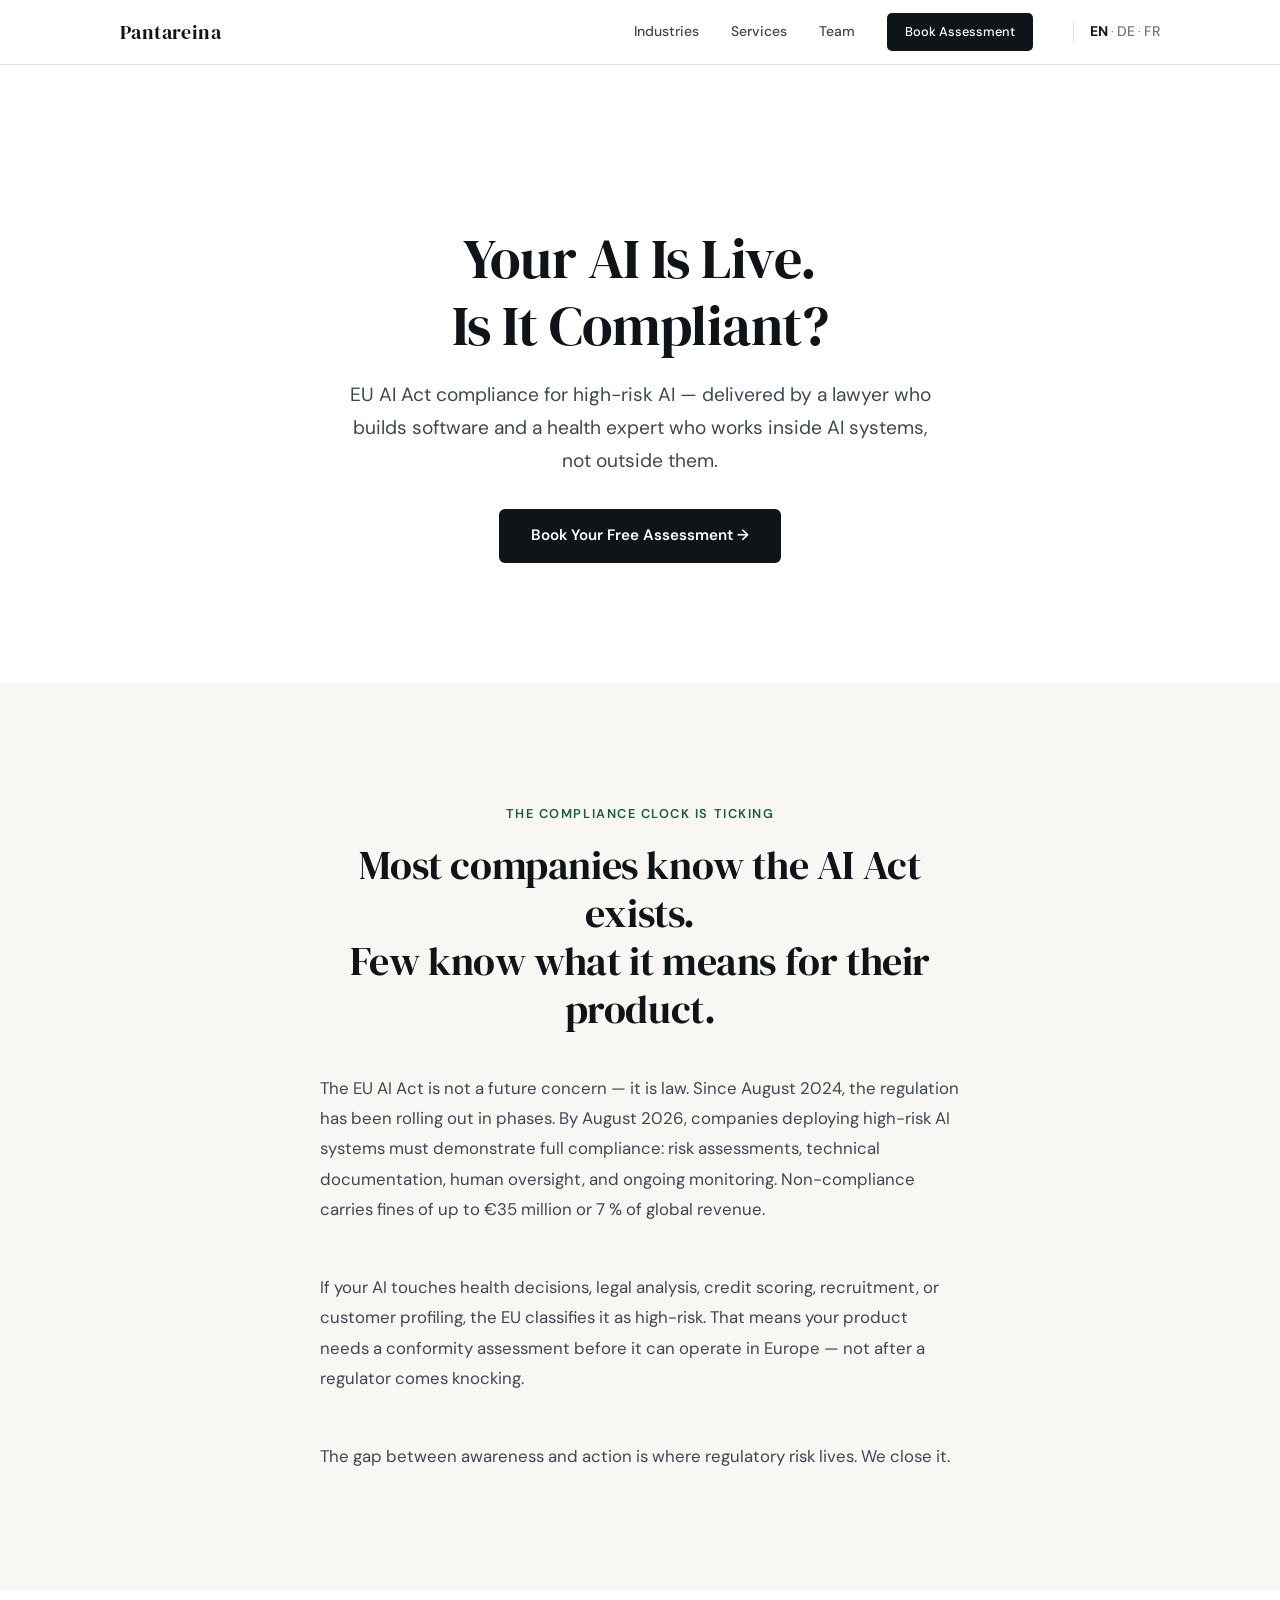
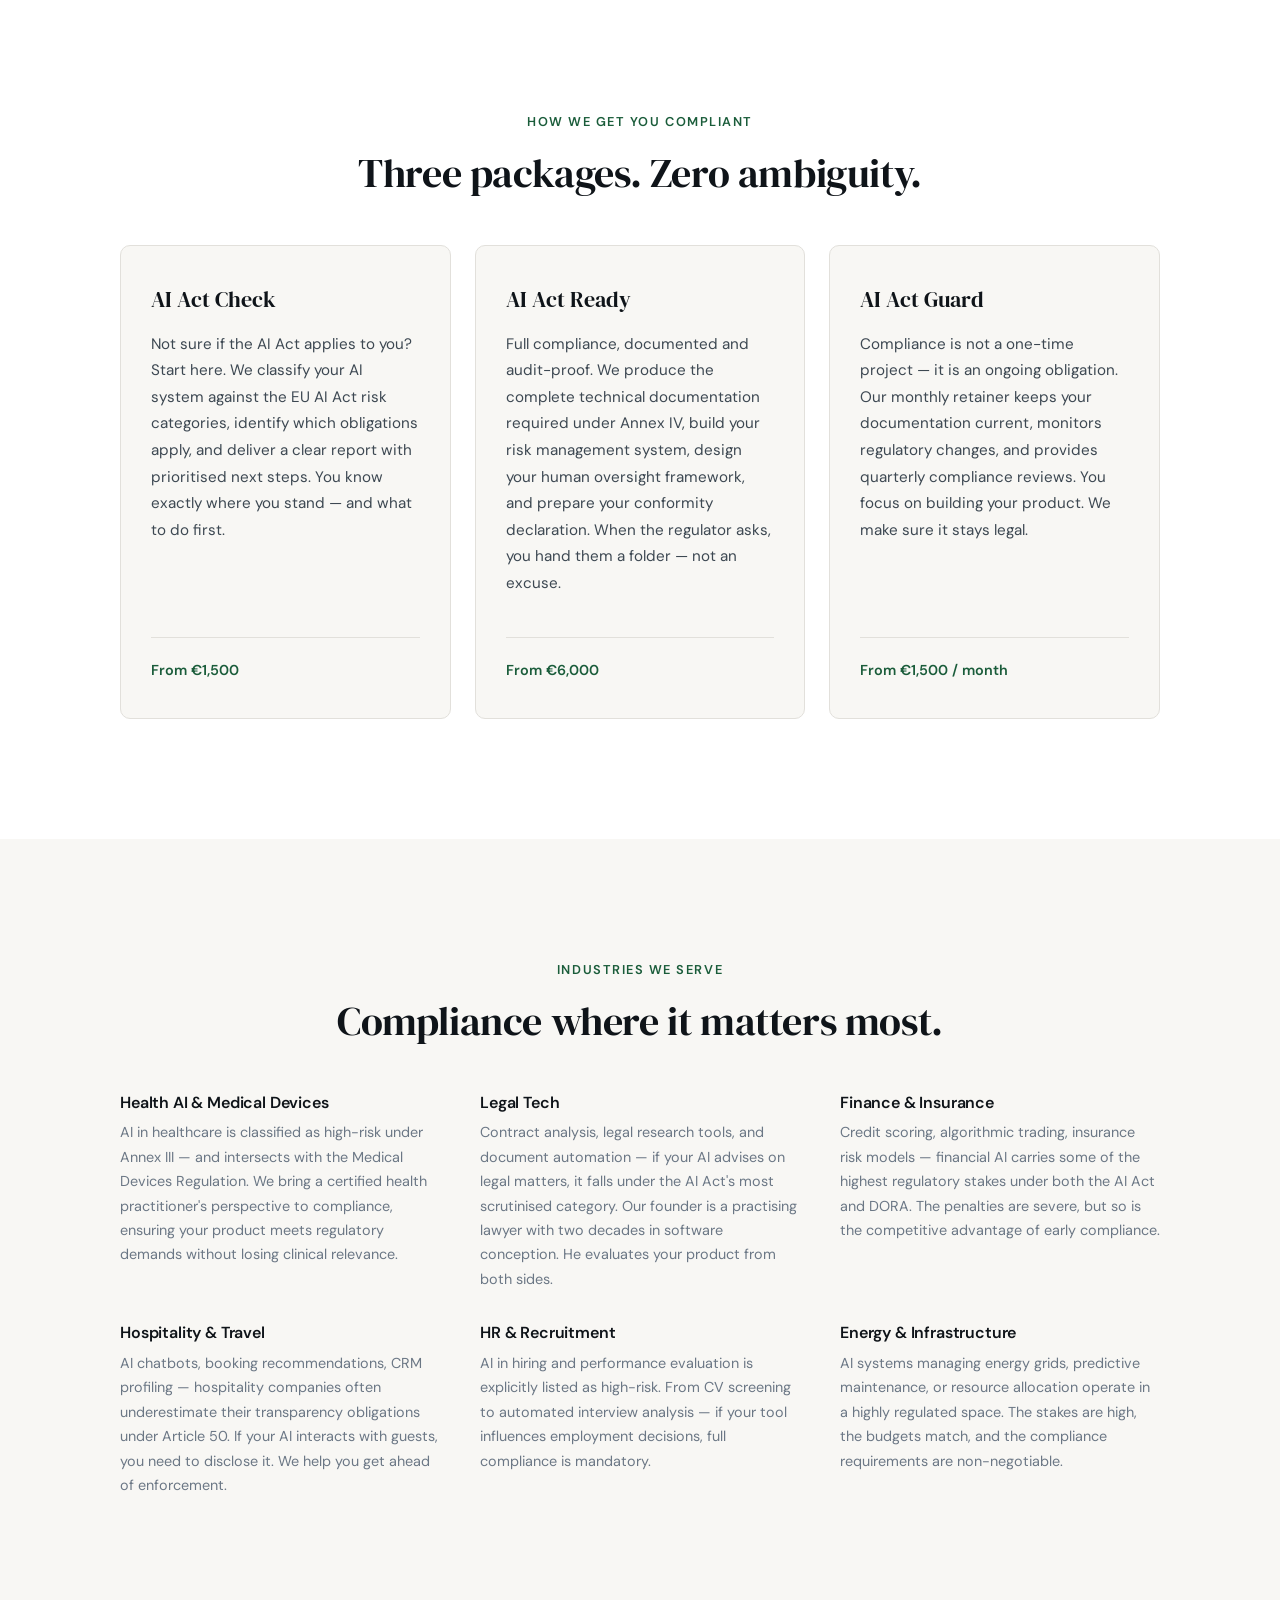
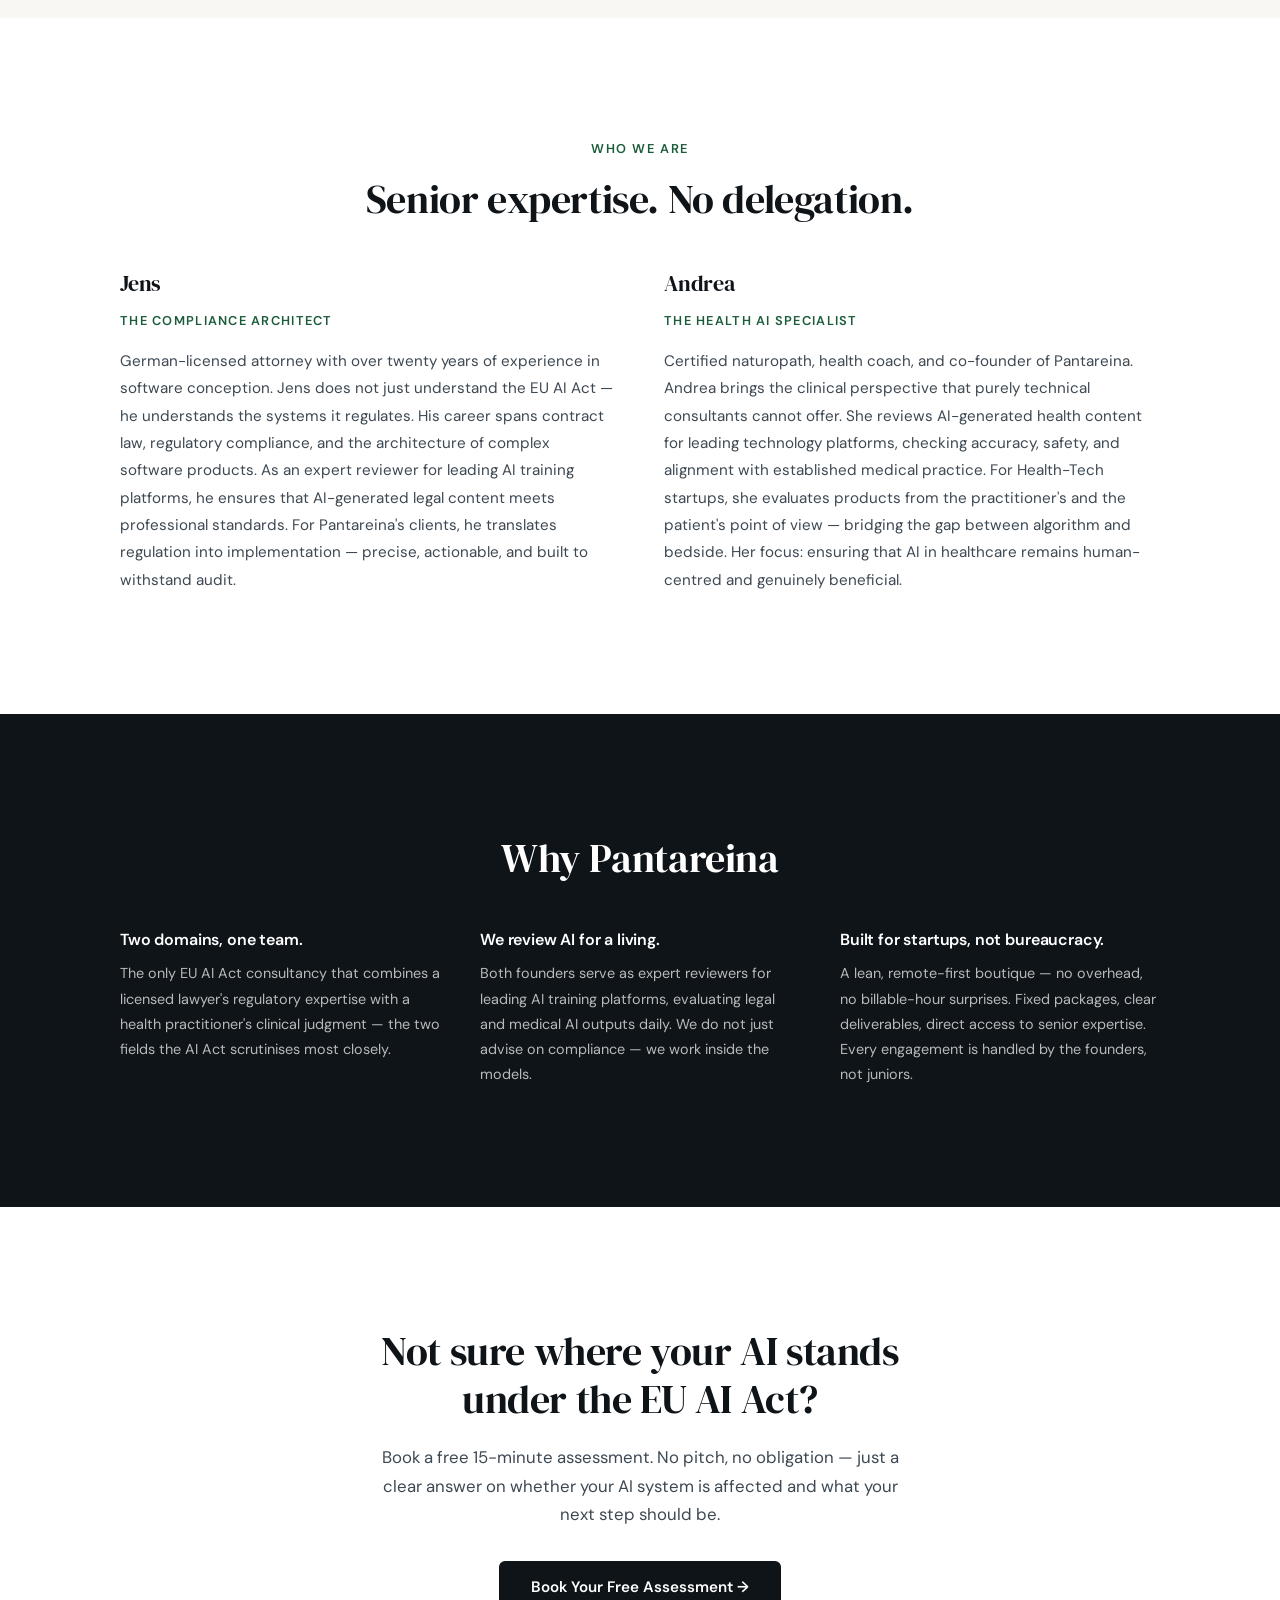
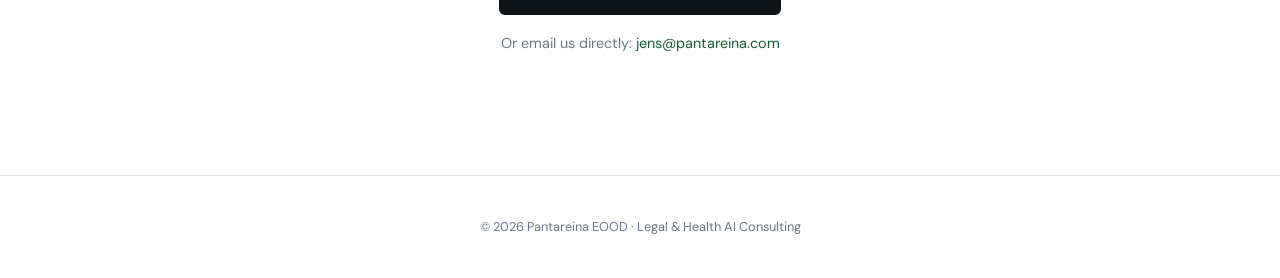
<file: index.html>
<!DOCTYPE html>
<html lang="en">
<head>
  <meta charset="UTF-8">
  <meta name="viewport" content="width=device-width, initial-scale=1.0">
  <title>EU AI Act Compliance for Tech Companies | Pantareina</title>
  <meta name="description" content="EU AI Act compliance consulting for Health AI, Legal Tech & Finance startups. Risk classification, technical documentation, ongoing monitoring. Book a free call.">
  <link rel="preconnect" href="https://fonts.googleapis.com">
  <link rel="preconnect" href="https://fonts.gstatic.com" crossorigin>
  <link href="https://fonts.googleapis.com/css2?family=DM+Sans:ital,wght@0,400;0,500;0,600;0,700&family=DM+Serif+Display&display=swap" rel="stylesheet">
  <link rel="stylesheet" href="style.css">
</head>
<body>

<nav>
  <div class="nav-inner">
    <a href="/" class="nav-logo">Pantareina</a>
    <button class="nav-toggle" onclick="document.querySelector('.nav-links').classList.toggle('open')" aria-label="Menu">
      <span></span><span></span><span></span>
    </button>
    <div class="nav-links">
      <a href="#sectors">Industries</a>
      <a href="#packages">Services</a>
      <a href="#team">Team</a>
      <a href="#contact" class="nav-cta">Book Assessment</a>
      <span class="lang-switch"><a href="/" class="active">EN</a> · <a href="/de/">DE</a> · <a href="/fr/">FR</a></span>
    </div>
  </div>
</nav>

<section class="hero">
  <div class="container">
    <h1>Your AI Is Live.<br>Is It Compliant?</h1>
    <p class="subtitle">EU AI Act compliance for high-risk AI — delivered by a lawyer who builds software and a health expert who works inside AI systems, not outside them.</p>
    <a href="#contact" class="btn btn-primary">Book Your Free Assessment →</a>
  </div>
</section>

<section class="problem">
  <div class="container narrow fade-in">
    <p class="section-label text-center">The Compliance Clock Is Ticking</p>
    <h2 class="text-center">Most companies know the AI Act exists.<br>Few know what it means for their product.</h2>
    <div class="problem-blocks">
      <p>The EU AI Act is not a future concern — it is law. Since August 2024, the regulation has been rolling out in phases. By August 2026, companies deploying high-risk AI systems must demonstrate full compliance: risk assessments, technical documentation, human oversight, and ongoing monitoring. Non-compliance carries fines of up to €35 million or 7 % of global revenue.</p>
      <p>If your AI touches health decisions, legal analysis, credit scoring, recruitment, or customer profiling, the EU classifies it as high-risk. That means your product needs a conformity assessment before it can operate in Europe — not after a regulator comes knocking.</p>
      <p>The gap between awareness and action is where regulatory risk lives. We close it.</p>
    </div>
  </div>
</section>

<section class="packages" id="packages">
  <div class="container fade-in">
    <p class="section-label text-center">How We Get You Compliant</p>
    <h2 class="text-center">Three packages. Zero ambiguity.</h2>
    <div class="packages-grid">
      <div class="pkg-card">
        <div class="pkg-name">AI Act Check</div>
        <p class="pkg-desc">Not sure if the AI Act applies to you? Start here. We classify your AI system against the EU AI Act risk categories, identify which obligations apply, and deliver a clear report with prioritised next steps. You know exactly where you stand — and what to do first.</p>
        <div class="pkg-price">From €1,500</div>
      </div>
      <div class="pkg-card">
        <div class="pkg-name">AI Act Ready</div>
        <p class="pkg-desc">Full compliance, documented and audit-proof. We produce the complete technical documentation required under Annex IV, build your risk management system, design your human oversight framework, and prepare your conformity declaration. When the regulator asks, you hand them a folder — not an excuse.</p>
        <div class="pkg-price">From €6,000</div>
      </div>
      <div class="pkg-card">
        <div class="pkg-name">AI Act Guard</div>
        <p class="pkg-desc">Compliance is not a one-time project — it is an ongoing obligation. Our monthly retainer keeps your documentation current, monitors regulatory changes, and provides quarterly compliance reviews. You focus on building your product. We make sure it stays legal.</p>
        <div class="pkg-price">From €1,500 / month</div>
      </div>
    </div>
  </div>
</section>

<section class="sectors" id="sectors">
  <div class="container fade-in">
    <p class="section-label text-center">Industries We Serve</p>
    <h2 class="text-center">Compliance where it matters most.</h2>
    <div class="sectors-grid">
      <div class="sector-item">
        <h3>Health AI &amp; Medical Devices</h3>
        <p>AI in healthcare is classified as high-risk under Annex III — and intersects with the Medical Devices Regulation. We bring a certified health practitioner's perspective to compliance, ensuring your product meets regulatory demands without losing clinical relevance.</p>
      </div>
      <div class="sector-item">
        <h3>Legal Tech</h3>
        <p>Contract analysis, legal research tools, and document automation — if your AI advises on legal matters, it falls under the AI Act's most scrutinised category. Our founder is a practising lawyer with two decades in software conception. He evaluates your product from both sides.</p>
      </div>
      <div class="sector-item">
        <h3>Finance &amp; Insurance</h3>
        <p>Credit scoring, algorithmic trading, insurance risk models — financial AI carries some of the highest regulatory stakes under both the AI Act and DORA. The penalties are severe, but so is the competitive advantage of early compliance.</p>
      </div>
      <div class="sector-item">
        <h3>Hospitality &amp; Travel</h3>
        <p>AI chatbots, booking recommendations, CRM profiling — hospitality companies often underestimate their transparency obligations under Article 50. If your AI interacts with guests, you need to disclose it. We help you get ahead of enforcement.</p>
      </div>
      <div class="sector-item">
        <h3>HR &amp; Recruitment</h3>
        <p>AI in hiring and performance evaluation is explicitly listed as high-risk. From CV screening to automated interview analysis — if your tool influences employment decisions, full compliance is mandatory.</p>
      </div>
      <div class="sector-item">
        <h3>Energy &amp; Infrastructure</h3>
        <p>AI systems managing energy grids, predictive maintenance, or resource allocation operate in a highly regulated space. The stakes are high, the budgets match, and the compliance requirements are non-negotiable.</p>
      </div>
    </div>
  </div>
</section>

<section class="team" id="team">
  <div class="container fade-in">
    <p class="section-label text-center">Who We Are</p>
    <h2 class="text-center">Senior expertise. No delegation.</h2>
    <div class="team-grid">
      <div class="team-member">
        <h3>Jens</h3>
        <span class="team-role">The Compliance Architect</span>
        <p>German-licensed attorney with over twenty years of experience in software conception. Jens does not just understand the EU AI Act — he understands the systems it regulates. His career spans contract law, regulatory compliance, and the architecture of complex software products. As an expert reviewer for leading AI training platforms, he ensures that AI-generated legal content meets professional standards. For Pantareina's clients, he translates regulation into implementation — precise, actionable, and built to withstand audit.</p>
      </div>
      <div class="team-member">
        <h3>Andrea</h3>
        <span class="team-role">The Health AI Specialist</span>
        <p>Certified naturopath, health coach, and co-founder of Pantareina. Andrea brings the clinical perspective that purely technical consultants cannot offer. She reviews AI-generated health content for leading technology platforms, checking accuracy, safety, and alignment with established medical practice. For Health-Tech startups, she evaluates products from the practitioner's and the patient's point of view — bridging the gap between algorithm and bedside. Her focus: ensuring that AI in healthcare remains human-centred and genuinely beneficial.</p>
      </div>
    </div>
  </div>
</section>

<section class="trust">
  <div class="container fade-in">
    <h2 class="text-center">Why Pantareina</h2>
    <div class="trust-grid">
      <div class="trust-item">
        <h3>Two domains, one team.</h3>
        <p>The only EU AI Act consultancy that combines a licensed lawyer's regulatory expertise with a health practitioner's clinical judgment — the two fields the AI Act scrutinises most closely.</p>
      </div>
      <div class="trust-item">
        <h3>We review AI for a living.</h3>
        <p>Both founders serve as expert reviewers for leading AI training platforms, evaluating legal and medical AI outputs daily. We do not just advise on compliance — we work inside the models.</p>
      </div>
      <div class="trust-item">
        <h3>Built for startups, not bureaucracy.</h3>
        <p>A lean, remote-first boutique — no overhead, no billable-hour surprises. Fixed packages, clear deliverables, direct access to senior expertise. Every engagement is handled by the founders, not juniors.</p>
      </div>
    </div>
  </div>
</section>

<section class="final-cta" id="contact">
  <div class="container fade-in">
    <h2>Not sure where your AI stands under the EU AI Act?</h2>
    <p class="cta-body">Book a free 15-minute assessment. No pitch, no obligation — just a clear answer on whether your AI system is affected and what your next step should be.</p>
    <a href="mailto:jens@pantareina.com?subject=EU%20AI%20Act%20Assessment" class="btn btn-primary">Book Your Free Assessment →</a>
    <span class="cta-secondary">Or email us directly: <a href="mailto:jens@pantareina.com">jens@pantareina.com</a></span>
  </div>
</section>

<footer>
  <div class="container">
    <p>&copy; 2026 Pantareina EOOD &middot; Legal &amp; Health AI Consulting</p>
  </div>
</footer>

<script>
  const observer = new IntersectionObserver((entries) => {
    entries.forEach(e => { if (e.isIntersecting) e.target.classList.add('visible'); });
  }, { threshold: 0.15 });
  document.querySelectorAll('.fade-in').forEach(el => observer.observe(el));
</script>

</body>
</html>
</file>
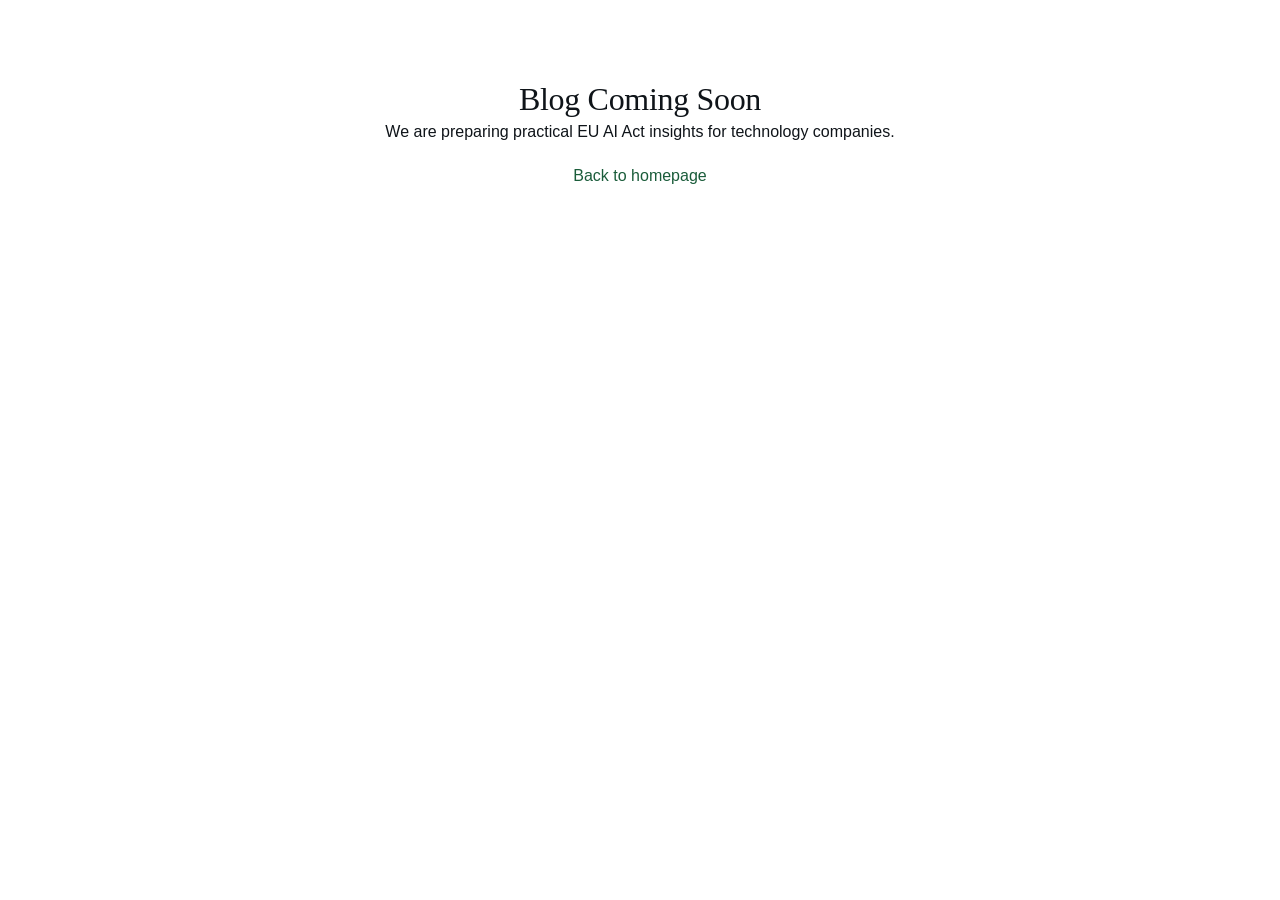
<file: blog/index.html>
<!DOCTYPE html>
<html lang="en">
<head>
  <meta charset="UTF-8" />
  <meta name="viewport" content="width=device-width, initial-scale=1.0" />
  <title>Blog – Pantareina</title>
  <link rel="stylesheet" href="../style.css" />
</head>
<body>
  <main style="padding: 80px 20px; text-align: center;">
    <h1>Blog Coming Soon</h1>
    <p>We are preparing practical EU AI Act insights for technology companies.</p>
    <p><a href="/">Back to homepage</a></p>
  </main>
</body>
</html>
</file>
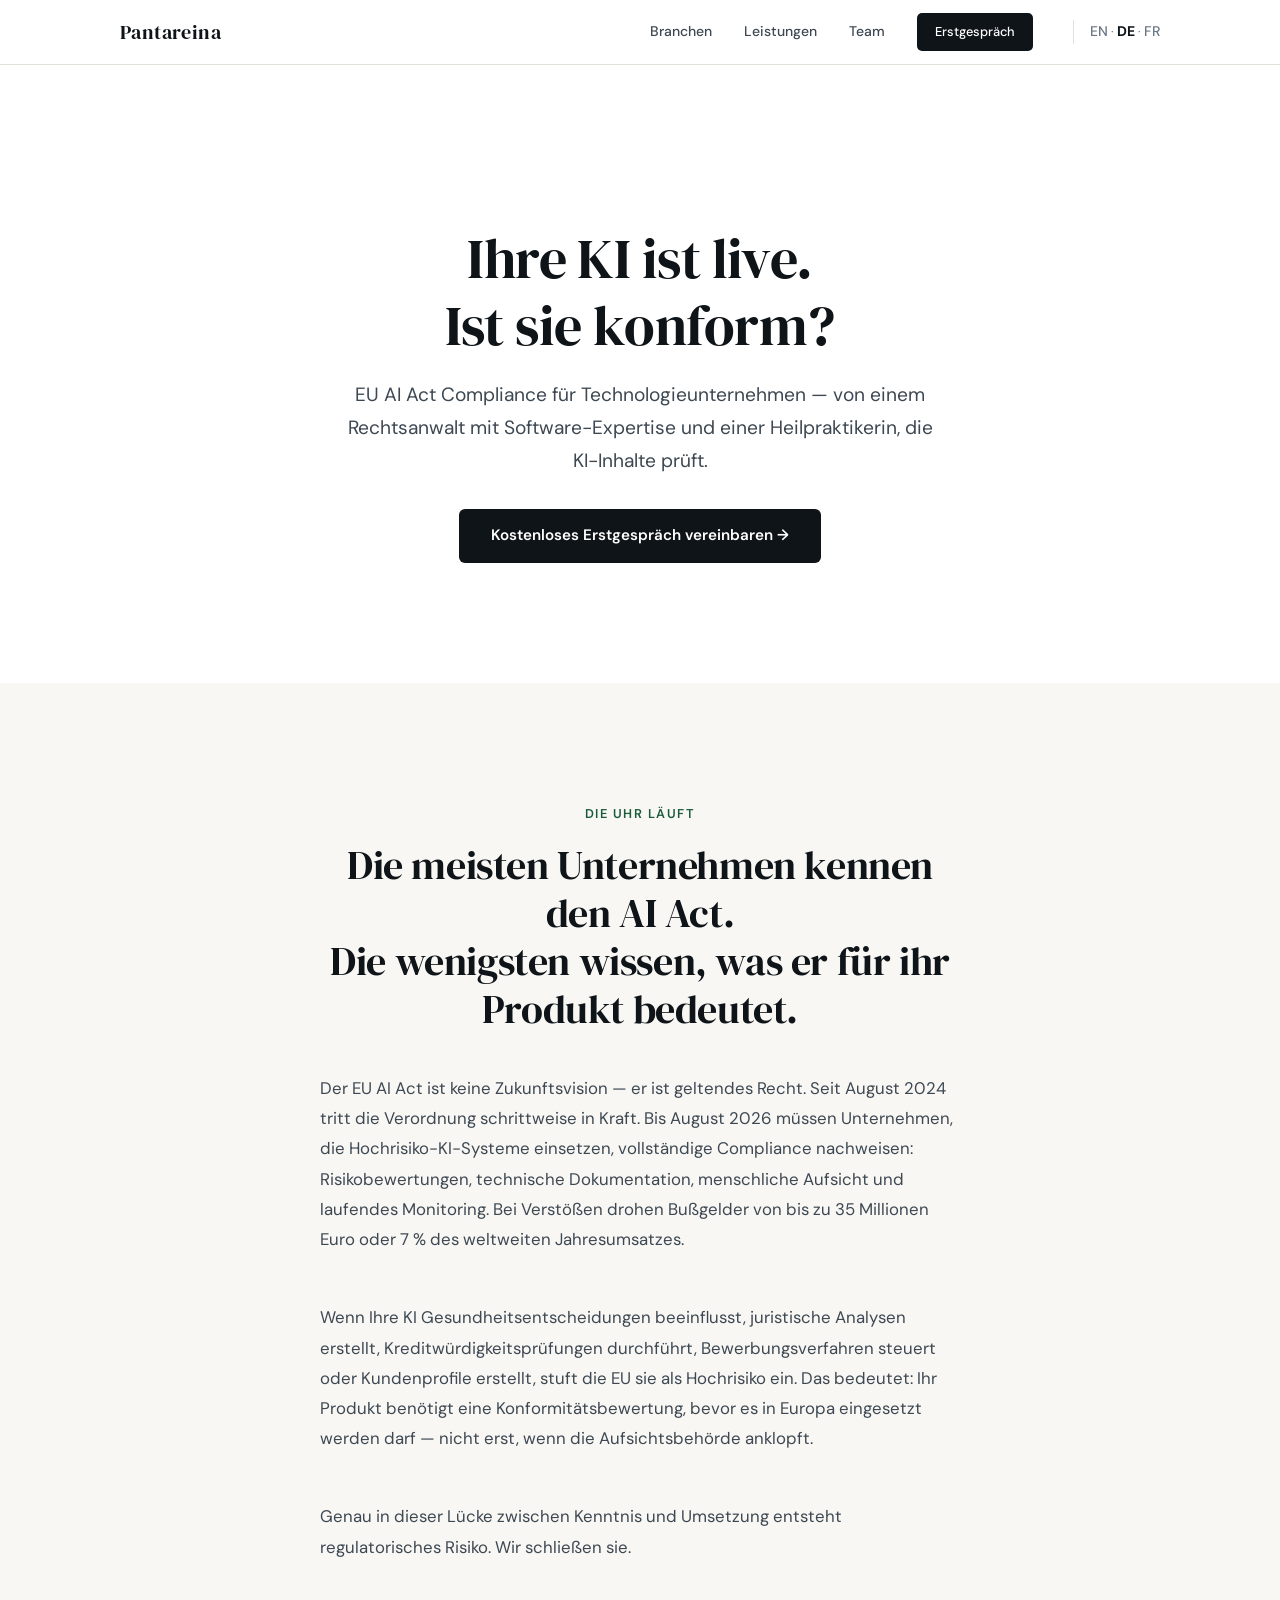
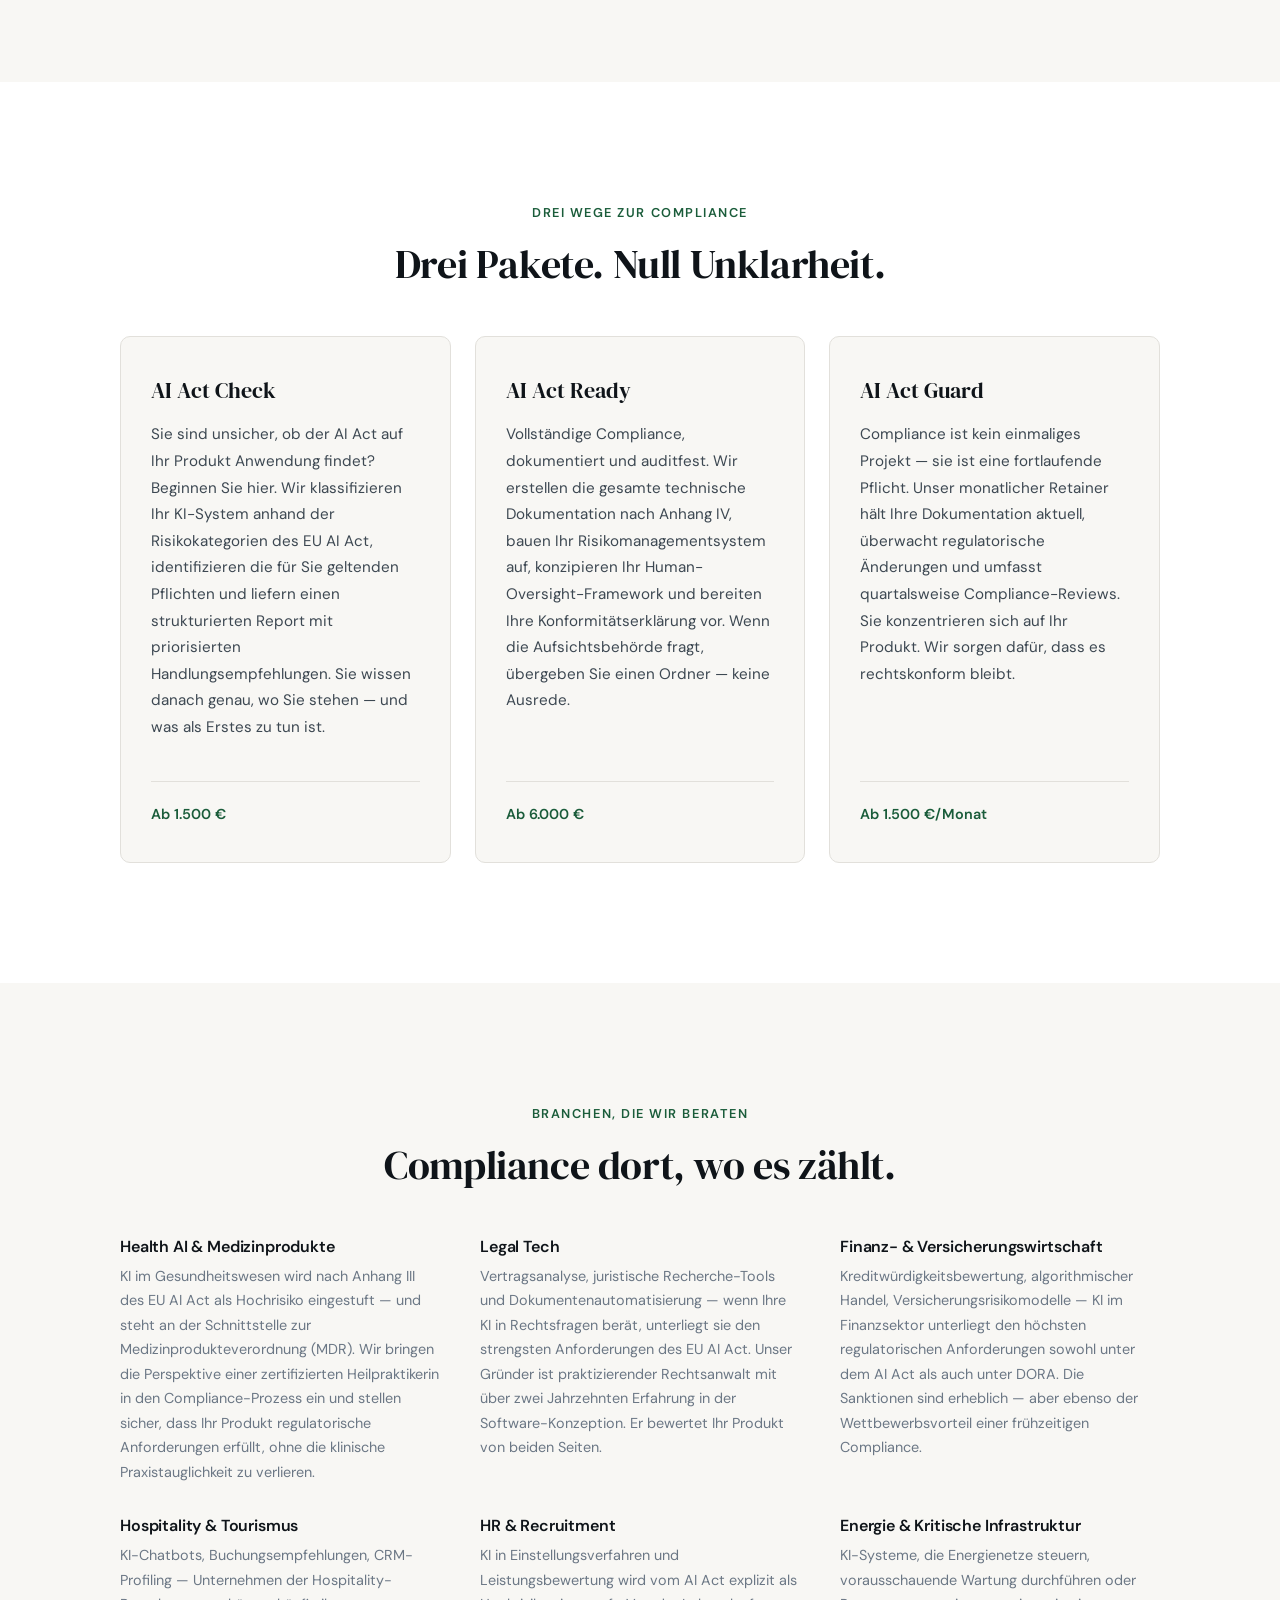
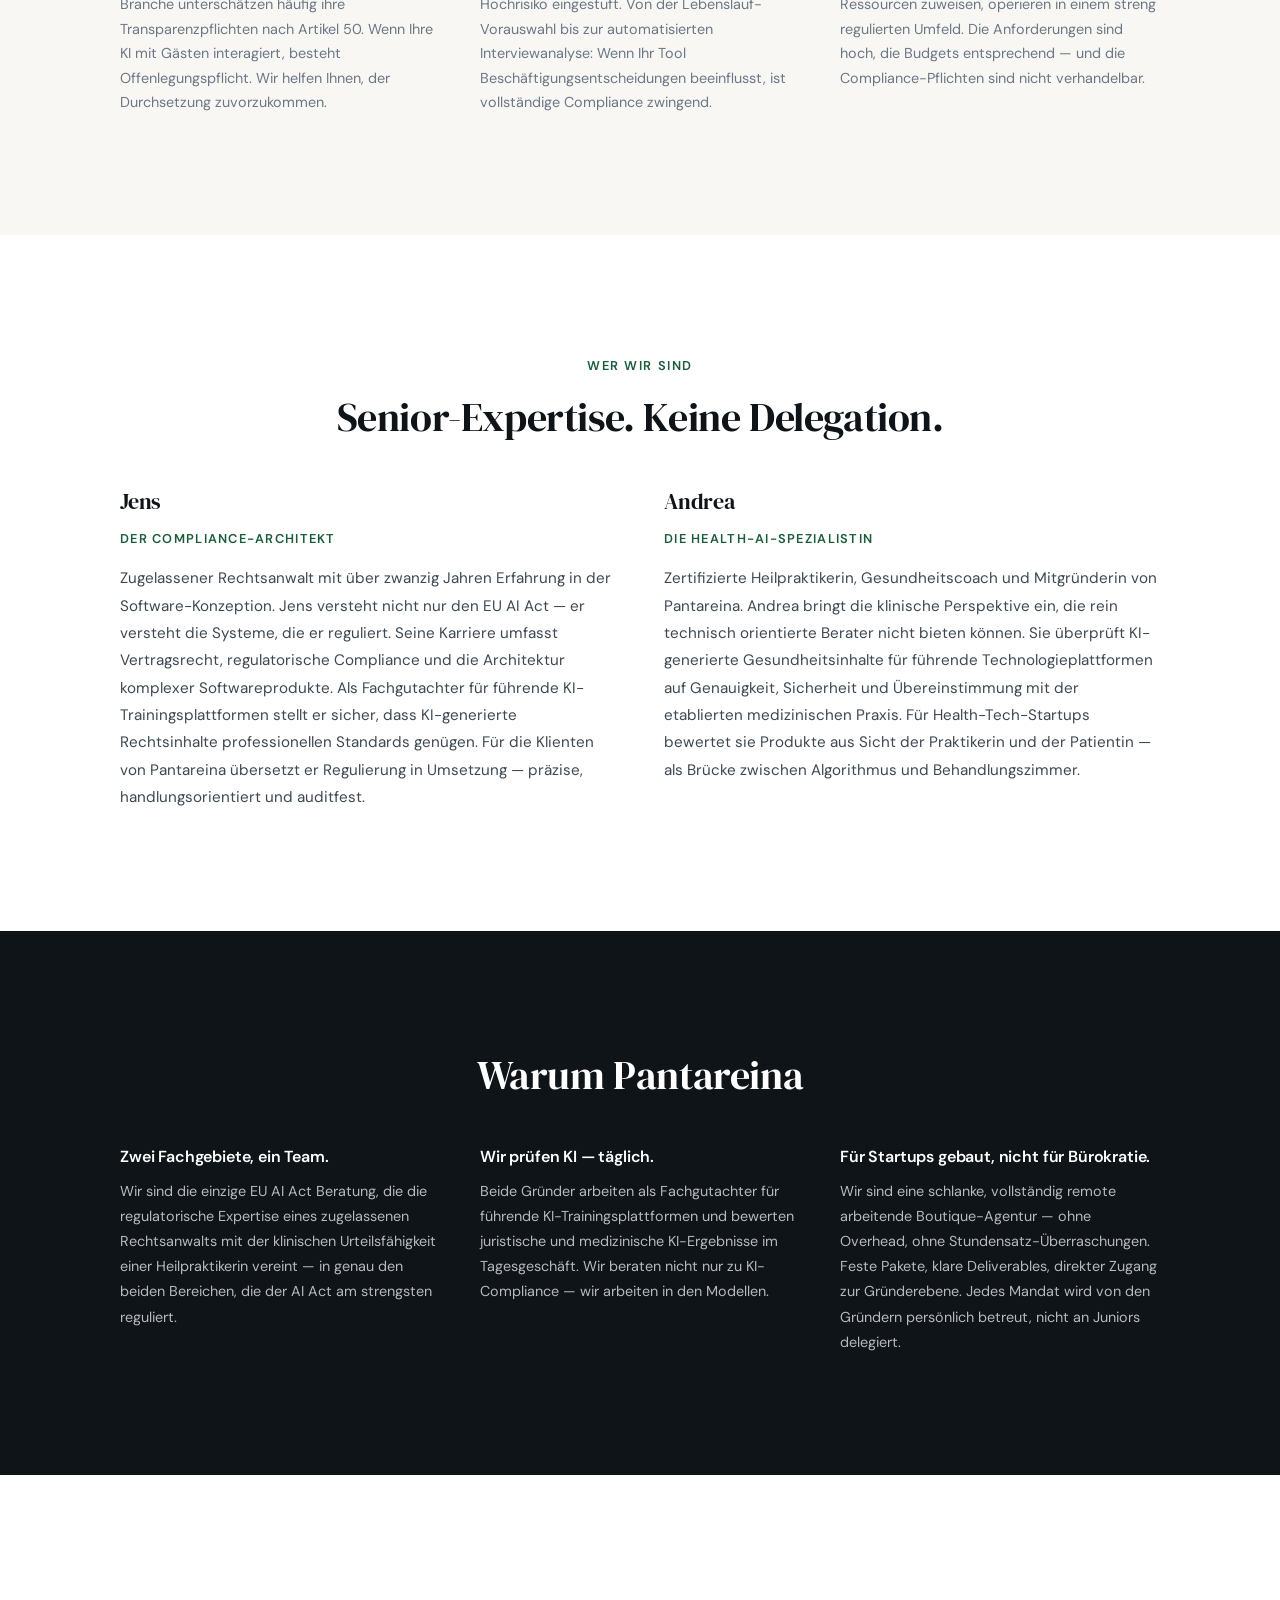
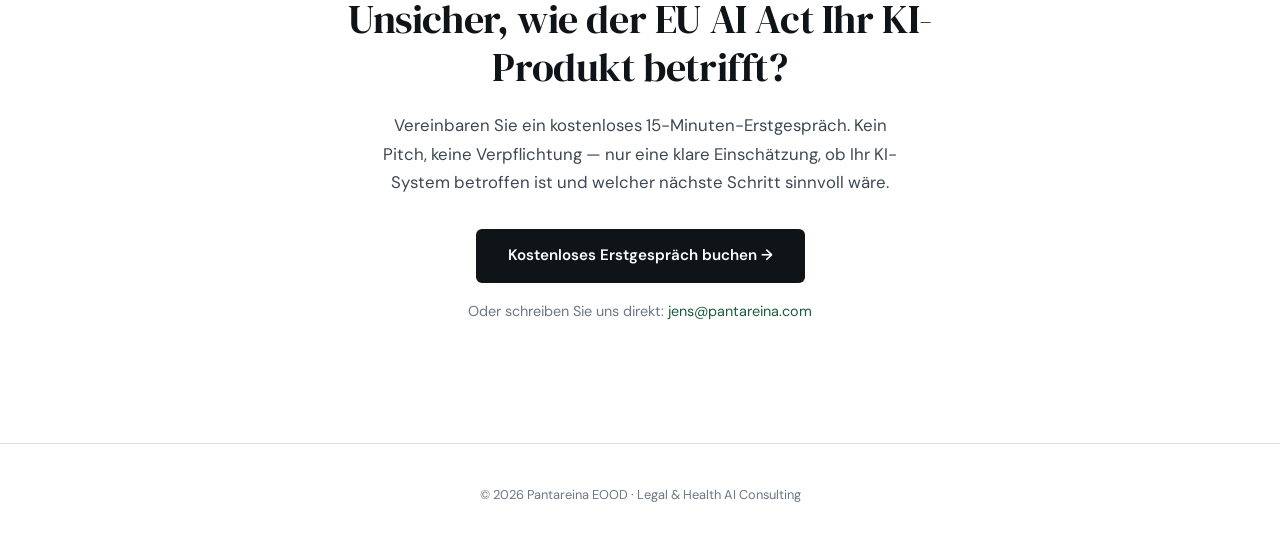
<file: de/index.html>
<!DOCTYPE html>
<html lang="de">
<head>
  <meta charset="UTF-8">
  <meta name="viewport" content="width=device-width, initial-scale=1.0">
  <title>EU AI Act Compliance für Technologieunternehmen | Pantareina</title>
  <meta name="description" content="EU AI Act Compliance-Beratung für Health AI, Legal Tech & Fintech. Risikoklassifizierung, technische Dokumentation, laufendes Monitoring. Jetzt Erstgespräch buchen.">
  <link rel="preconnect" href="https://fonts.googleapis.com">
  <link rel="preconnect" href="https://fonts.gstatic.com" crossorigin>
  <link href="https://fonts.googleapis.com/css2?family=DM+Sans:ital,wght@0,400;0,500;0,600;0,700&family=DM+Serif+Display&display=swap" rel="stylesheet">
  <link rel="stylesheet" href="../style.css">
</head>
<body>

<nav>
  <div class="nav-inner">
    <a href="/" class="nav-logo">Pantareina</a>
    <button class="nav-toggle" onclick="document.querySelector('.nav-links').classList.toggle('open')" aria-label="Menu">
      <span></span><span></span><span></span>
    </button>
    <div class="nav-links">
      <a href="#sectors">Branchen</a>
      <a href="#packages">Leistungen</a>
      <a href="#team">Team</a>
      <a href="#contact" class="nav-cta">Erstgespräch</a>
      <span class="lang-switch"><a href="/">EN</a> · <a href="/de/" class="active">DE</a> · <a href="/fr/">FR</a></span>
    </div>
  </div>
</nav>

<section class="hero">
  <div class="container">
    <h1>Ihre KI ist live.<br>Ist sie konform?</h1>
    <p class="subtitle">EU AI Act Compliance für Technologieunternehmen — von einem Rechtsanwalt mit Software-Expertise und einer Heilpraktikerin, die KI-Inhalte prüft.</p>
    <a href="#contact" class="btn btn-primary">Kostenloses Erstgespräch vereinbaren →</a>
  </div>
</section>

<section class="problem">
  <div class="container narrow fade-in">
    <p class="section-label text-center">Die Uhr läuft</p>
    <h2 class="text-center">Die meisten Unternehmen kennen den AI Act.<br>Die wenigsten wissen, was er für ihr Produkt bedeutet.</h2>
    <div class="problem-blocks">
      <p>Der EU AI Act ist keine Zukunftsvision — er ist geltendes Recht. Seit August 2024 tritt die Verordnung schrittweise in Kraft. Bis August 2026 müssen Unternehmen, die Hochrisiko-KI-Systeme einsetzen, vollständige Compliance nachweisen: Risikobewertungen, technische Dokumentation, menschliche Aufsicht und laufendes Monitoring. Bei Verstößen drohen Bußgelder von bis zu 35 Millionen Euro oder 7 % des weltweiten Jahresumsatzes.</p>
      <p>Wenn Ihre KI Gesundheitsentscheidungen beeinflusst, juristische Analysen erstellt, Kreditwürdigkeitsprüfungen durchführt, Bewerbungsverfahren steuert oder Kundenprofile erstellt, stuft die EU sie als Hochrisiko ein. Das bedeutet: Ihr Produkt benötigt eine Konformitätsbewertung, bevor es in Europa eingesetzt werden darf — nicht erst, wenn die Aufsichtsbehörde anklopft.</p>
      <p>Genau in dieser Lücke zwischen Kenntnis und Umsetzung entsteht regulatorisches Risiko. Wir schließen sie.</p>
    </div>
  </div>
</section>

<section class="packages" id="packages">
  <div class="container fade-in">
    <p class="section-label text-center">Drei Wege zur Compliance</p>
    <h2 class="text-center">Drei Pakete. Null Unklarheit.</h2>
    <div class="packages-grid">
      <div class="pkg-card">
        <div class="pkg-name">AI Act Check</div>
        <p class="pkg-desc">Sie sind unsicher, ob der AI Act auf Ihr Produkt Anwendung findet? Beginnen Sie hier. Wir klassifizieren Ihr KI-System anhand der Risikokategorien des EU AI Act, identifizieren die für Sie geltenden Pflichten und liefern einen strukturierten Report mit priorisierten Handlungsempfehlungen. Sie wissen danach genau, wo Sie stehen — und was als Erstes zu tun ist.</p>
        <div class="pkg-price">Ab 1.500 €</div>
      </div>
      <div class="pkg-card">
        <div class="pkg-name">AI Act Ready</div>
        <p class="pkg-desc">Vollständige Compliance, dokumentiert und auditfest. Wir erstellen die gesamte technische Dokumentation nach Anhang IV, bauen Ihr Risikomanagementsystem auf, konzipieren Ihr Human-Oversight-Framework und bereiten Ihre Konformitätserklärung vor. Wenn die Aufsichtsbehörde fragt, übergeben Sie einen Ordner — keine Ausrede.</p>
        <div class="pkg-price">Ab 6.000 €</div>
      </div>
      <div class="pkg-card">
        <div class="pkg-name">AI Act Guard</div>
        <p class="pkg-desc">Compliance ist kein einmaliges Projekt — sie ist eine fortlaufende Pflicht. Unser monatlicher Retainer hält Ihre Dokumentation aktuell, überwacht regulatorische Änderungen und umfasst quartalsweise Compliance-Reviews. Sie konzentrieren sich auf Ihr Produkt. Wir sorgen dafür, dass es rechtskonform bleibt.</p>
        <div class="pkg-price">Ab 1.500 €/Monat</div>
      </div>
    </div>
  </div>
</section>

<section class="sectors" id="sectors">
  <div class="container fade-in">
    <p class="section-label text-center">Branchen, die wir beraten</p>
    <h2 class="text-center">Compliance dort, wo es zählt.</h2>
    <div class="sectors-grid">
      <div class="sector-item">
        <h3>Health AI &amp; Medizinprodukte</h3>
        <p>KI im Gesundheitswesen wird nach Anhang III des EU AI Act als Hochrisiko eingestuft — und steht an der Schnittstelle zur Medizinprodukteverordnung (MDR). Wir bringen die Perspektive einer zertifizierten Heilpraktikerin in den Compliance-Prozess ein und stellen sicher, dass Ihr Produkt regulatorische Anforderungen erfüllt, ohne die klinische Praxistauglichkeit zu verlieren.</p>
      </div>
      <div class="sector-item">
        <h3>Legal Tech</h3>
        <p>Vertragsanalyse, juristische Recherche-Tools und Dokumentenautomatisierung — wenn Ihre KI in Rechtsfragen berät, unterliegt sie den strengsten Anforderungen des EU AI Act. Unser Gründer ist praktizierender Rechtsanwalt mit über zwei Jahrzehnten Erfahrung in der Software-Konzeption. Er bewertet Ihr Produkt von beiden Seiten.</p>
      </div>
      <div class="sector-item">
        <h3>Finanz- &amp; Versicherungswirtschaft</h3>
        <p>Kreditwürdigkeitsbewertung, algorithmischer Handel, Versicherungsrisikomodelle — KI im Finanzsektor unterliegt den höchsten regulatorischen Anforderungen sowohl unter dem AI Act als auch unter DORA. Die Sanktionen sind erheblich — aber ebenso der Wettbewerbsvorteil einer frühzeitigen Compliance.</p>
      </div>
      <div class="sector-item">
        <h3>Hospitality &amp; Tourismus</h3>
        <p>KI-Chatbots, Buchungsempfehlungen, CRM-Profiling — Unternehmen der Hospitality-Branche unterschätzen häufig ihre Transparenzpflichten nach Artikel 50. Wenn Ihre KI mit Gästen interagiert, besteht Offenlegungspflicht. Wir helfen Ihnen, der Durchsetzung zuvorzukommen.</p>
      </div>
      <div class="sector-item">
        <h3>HR &amp; Recruitment</h3>
        <p>KI in Einstellungsverfahren und Leistungsbewertung wird vom AI Act explizit als Hochrisiko eingestuft. Von der Lebenslauf-Vorauswahl bis zur automatisierten Interviewanalyse: Wenn Ihr Tool Beschäftigungsentscheidungen beeinflusst, ist vollständige Compliance zwingend.</p>
      </div>
      <div class="sector-item">
        <h3>Energie &amp; Kritische Infrastruktur</h3>
        <p>KI-Systeme, die Energienetze steuern, vorausschauende Wartung durchführen oder Ressourcen zuweisen, operieren in einem streng regulierten Umfeld. Die Anforderungen sind hoch, die Budgets entsprechend — und die Compliance-Pflichten sind nicht verhandelbar.</p>
      </div>
    </div>
  </div>
</section>

<section class="team" id="team">
  <div class="container fade-in">
    <p class="section-label text-center">Wer wir sind</p>
    <h2 class="text-center">Senior-Expertise. Keine Delegation.</h2>
    <div class="team-grid">
      <div class="team-member">
        <h3>Jens</h3>
        <span class="team-role">Der Compliance-Architekt</span>
        <p>Zugelassener Rechtsanwalt mit über zwanzig Jahren Erfahrung in der Software-Konzeption. Jens versteht nicht nur den EU AI Act — er versteht die Systeme, die er reguliert. Seine Karriere umfasst Vertragsrecht, regulatorische Compliance und die Architektur komplexer Softwareprodukte. Als Fachgutachter für führende KI-Trainingsplattformen stellt er sicher, dass KI-generierte Rechtsinhalte professionellen Standards genügen. Für die Klienten von Pantareina übersetzt er Regulierung in Umsetzung — präzise, handlungsorientiert und auditfest.</p>
      </div>
      <div class="team-member">
        <h3>Andrea</h3>
        <span class="team-role">Die Health-AI-Spezialistin</span>
        <p>Zertifizierte Heilpraktikerin, Gesundheitscoach und Mitgründerin von Pantareina. Andrea bringt die klinische Perspektive ein, die rein technisch orientierte Berater nicht bieten können. Sie überprüft KI-generierte Gesundheitsinhalte für führende Technologieplattformen auf Genauigkeit, Sicherheit und Übereinstimmung mit der etablierten medizinischen Praxis. Für Health-Tech-Startups bewertet sie Produkte aus Sicht der Praktikerin und der Patientin — als Brücke zwischen Algorithmus und Behandlungszimmer.</p>
      </div>
    </div>
  </div>
</section>

<section class="trust">
  <div class="container fade-in">
    <h2 class="text-center">Warum Pantareina</h2>
    <div class="trust-grid">
      <div class="trust-item">
        <h3>Zwei Fachgebiete, ein Team.</h3>
        <p>Wir sind die einzige EU AI Act Beratung, die die regulatorische Expertise eines zugelassenen Rechtsanwalts mit der klinischen Urteilsfähigkeit einer Heilpraktikerin vereint — in genau den beiden Bereichen, die der AI Act am strengsten reguliert.</p>
      </div>
      <div class="trust-item">
        <h3>Wir prüfen KI — täglich.</h3>
        <p>Beide Gründer arbeiten als Fachgutachter für führende KI-Trainingsplattformen und bewerten juristische und medizinische KI-Ergebnisse im Tagesgeschäft. Wir beraten nicht nur zu KI-Compliance — wir arbeiten in den Modellen.</p>
      </div>
      <div class="trust-item">
        <h3>Für Startups gebaut, nicht für Bürokratie.</h3>
        <p>Wir sind eine schlanke, vollständig remote arbeitende Boutique-Agentur — ohne Overhead, ohne Stundensatz-Überraschungen. Feste Pakete, klare Deliverables, direkter Zugang zur Gründerebene. Jedes Mandat wird von den Gründern persönlich betreut, nicht an Juniors delegiert.</p>
      </div>
    </div>
  </div>
</section>

<section class="final-cta" id="contact">
  <div class="container fade-in">
    <h2>Unsicher, wie der EU AI Act Ihr KI-Produkt betrifft?</h2>
    <p class="cta-body">Vereinbaren Sie ein kostenloses 15-Minuten-Erstgespräch. Kein Pitch, keine Verpflichtung — nur eine klare Einschätzung, ob Ihr KI-System betroffen ist und welcher nächste Schritt sinnvoll wäre.</p>
    <a href="mailto:jens@pantareina.com?subject=EU%20AI%20Act%20Assessment" class="btn btn-primary">Kostenloses Erstgespräch buchen →</a>
    <span class="cta-secondary">Oder schreiben Sie uns direkt: <a href="mailto:jens@pantareina.com">jens@pantareina.com</a></span>
  </div>
</section>

<footer>
  <div class="container">
    <p>&copy; 2026 Pantareina EOOD &middot; Legal &amp; Health AI Consulting</p>
  </div>
</footer>

<script>
  const observer = new IntersectionObserver((entries) => {
    entries.forEach(e => { if (e.isIntersecting) e.target.classList.add('visible'); });
  }, { threshold: 0.15 });
  document.querySelectorAll('.fade-in').forEach(el => observer.observe(el));
</script>

</body>
</html>
</file>
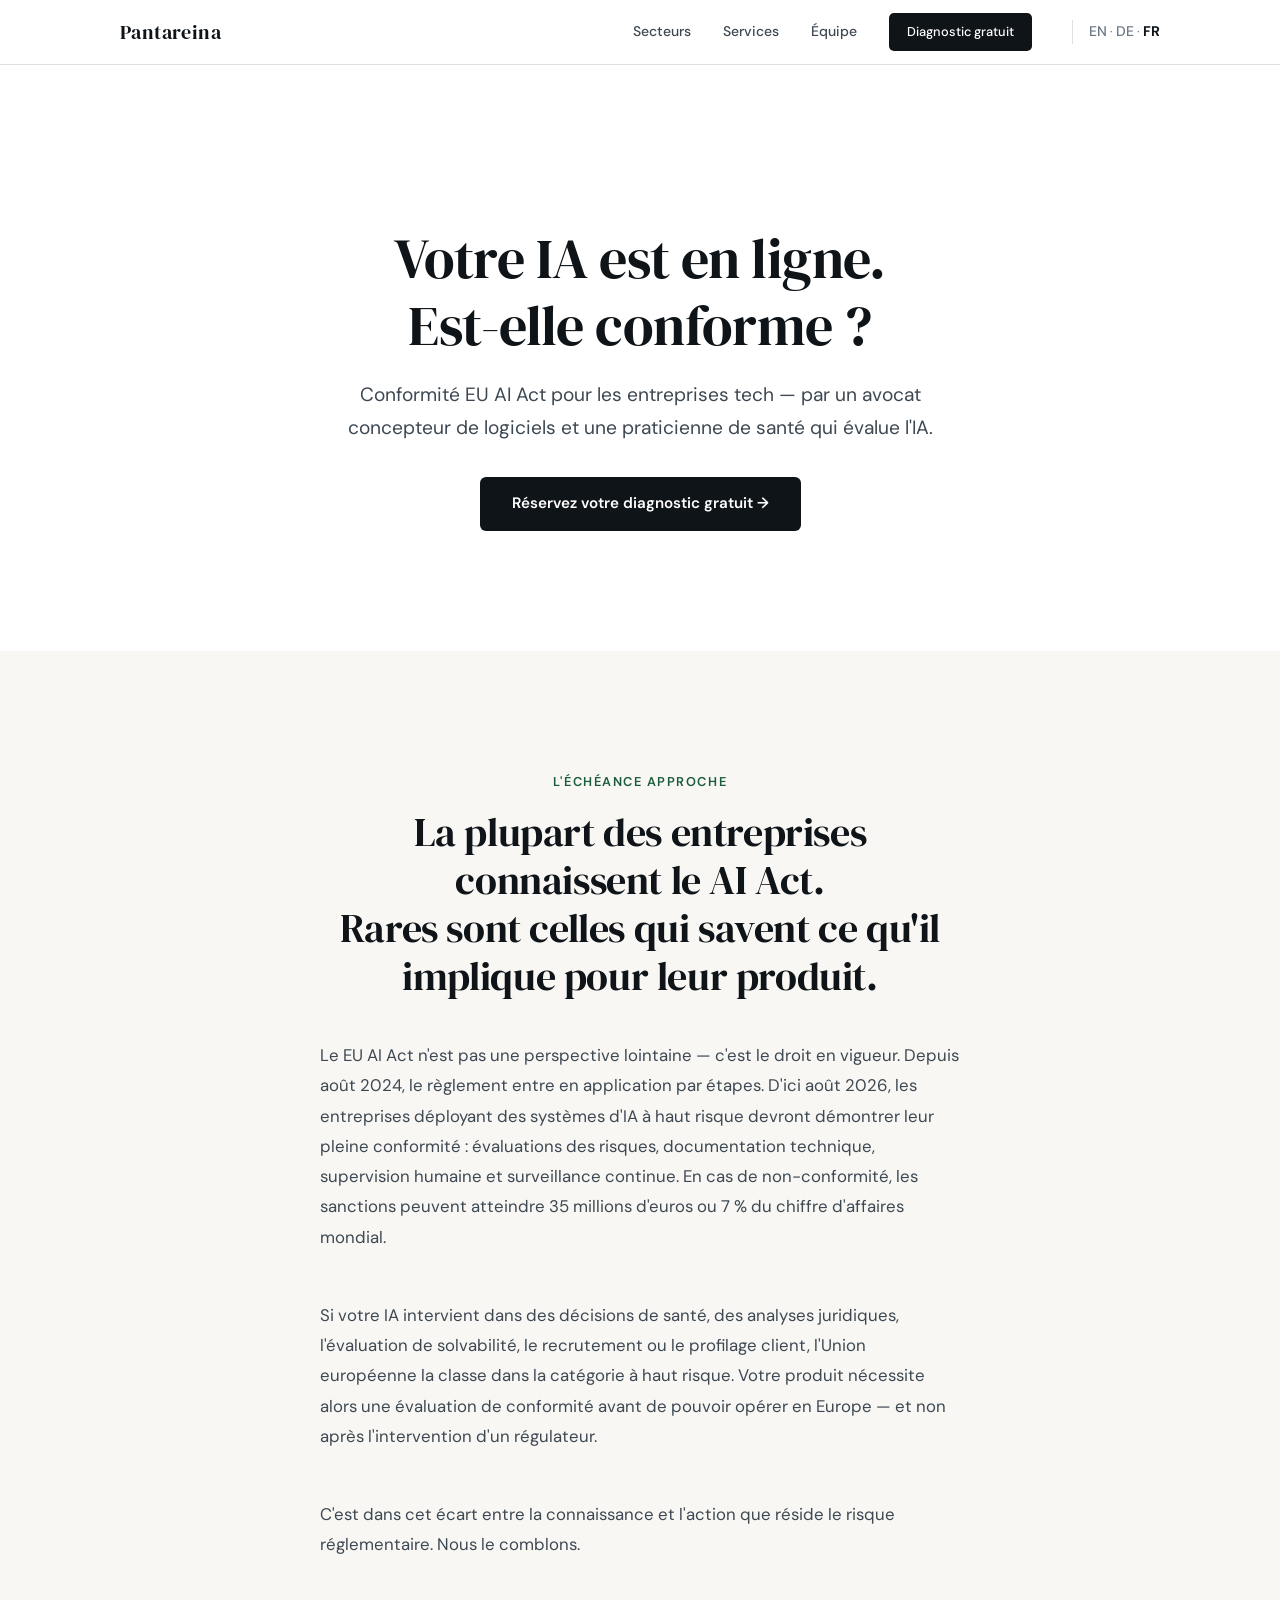
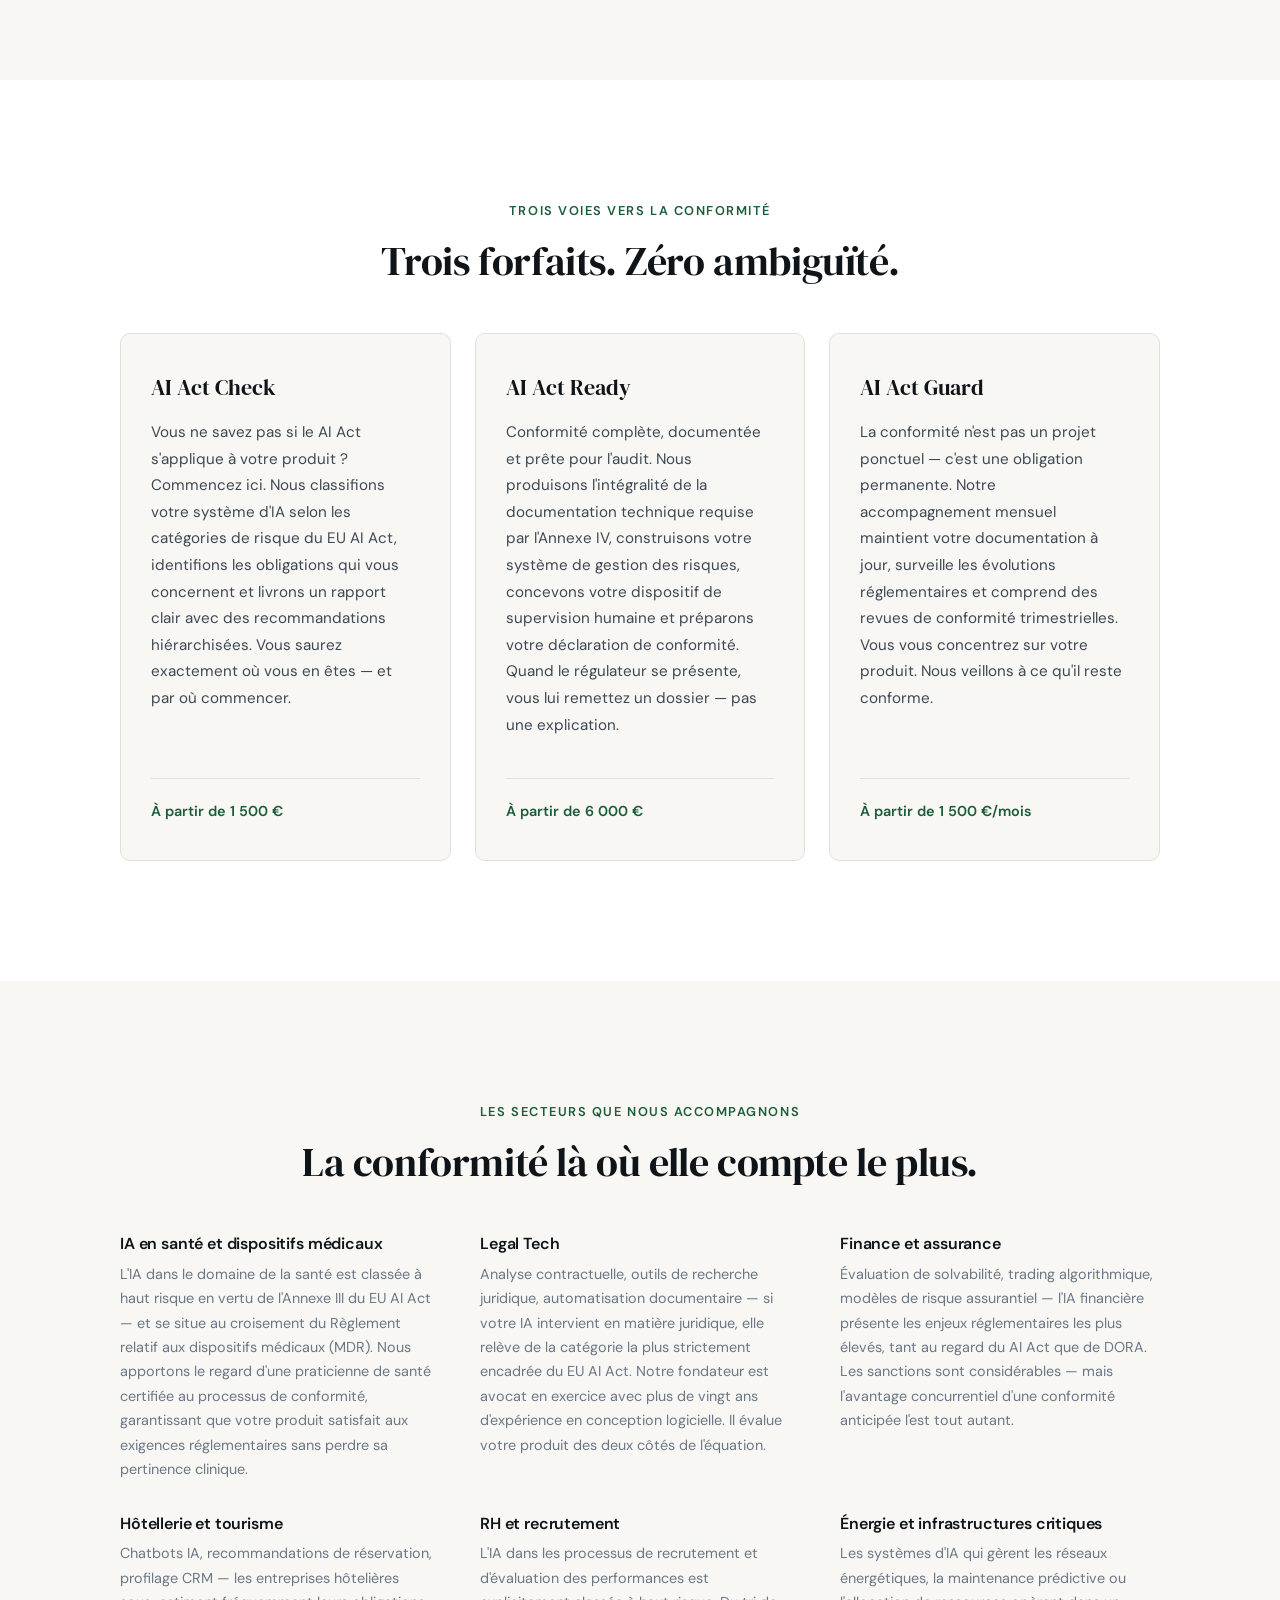
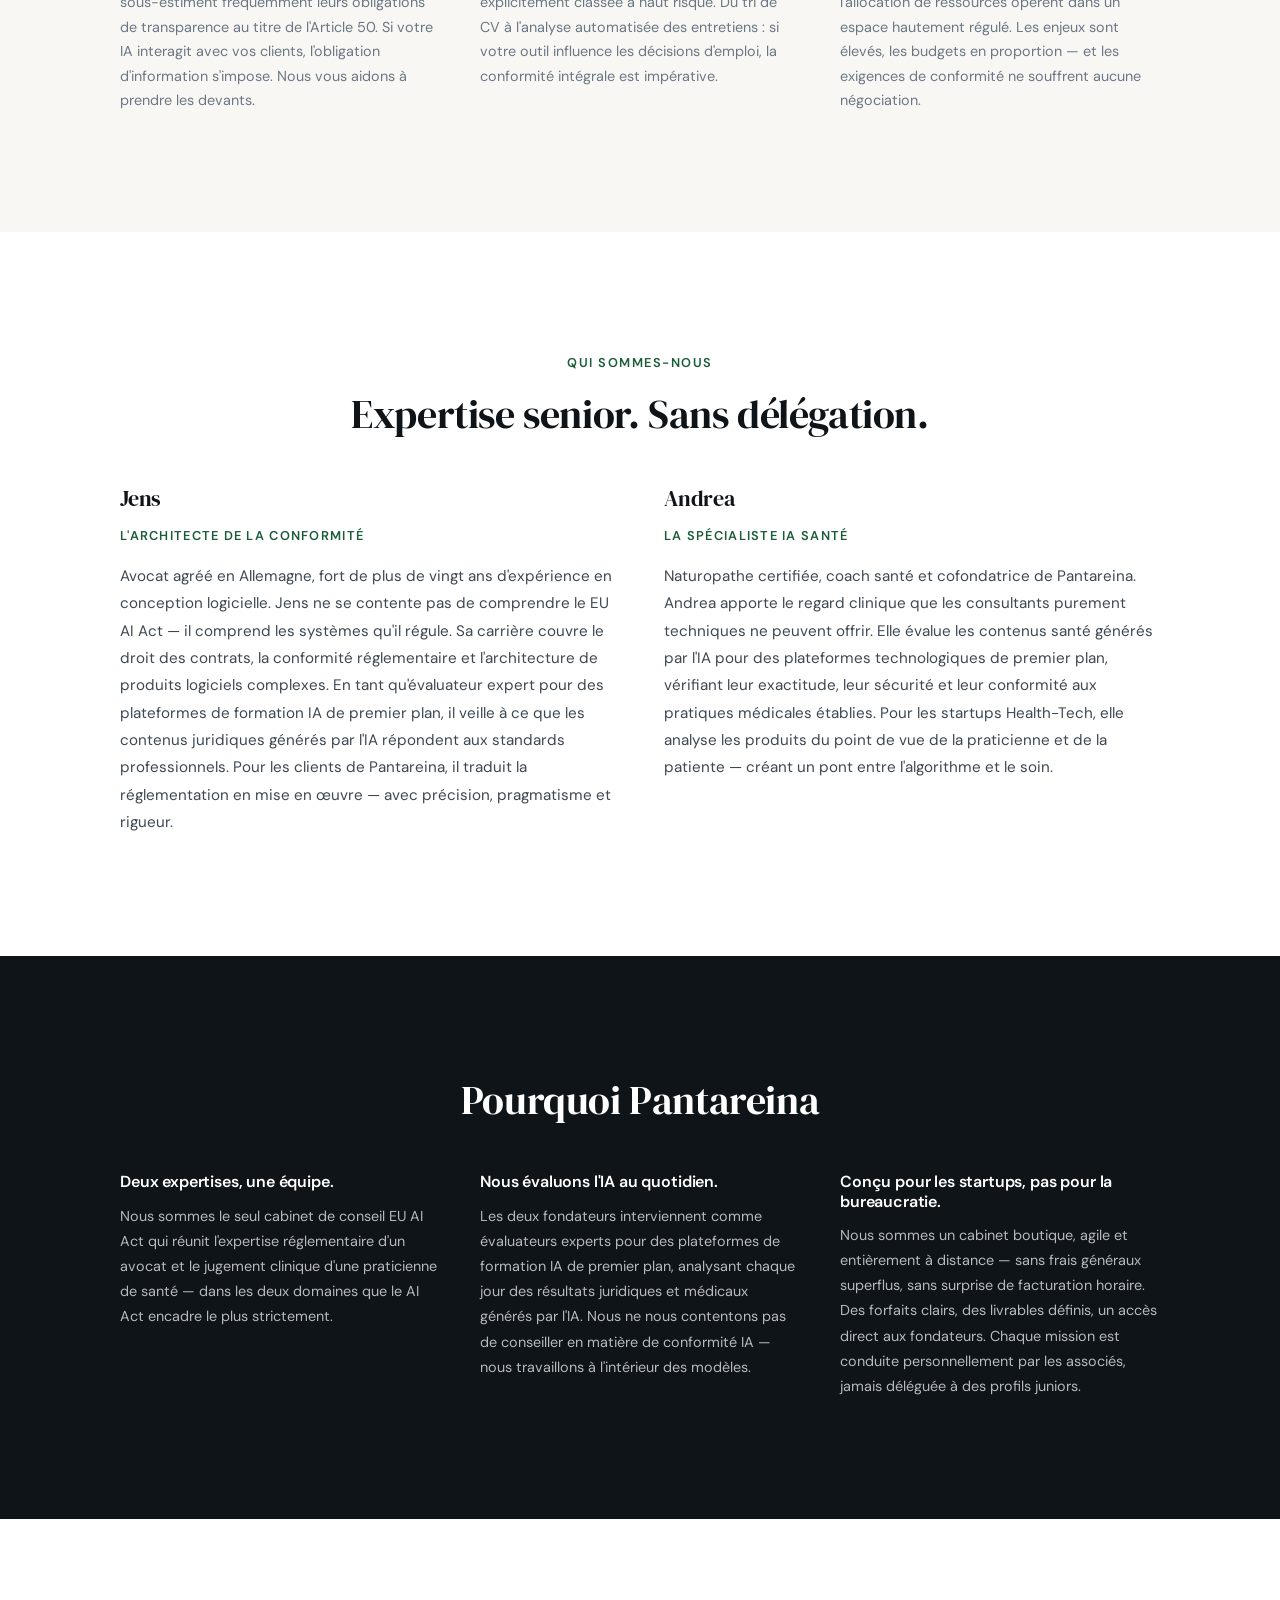
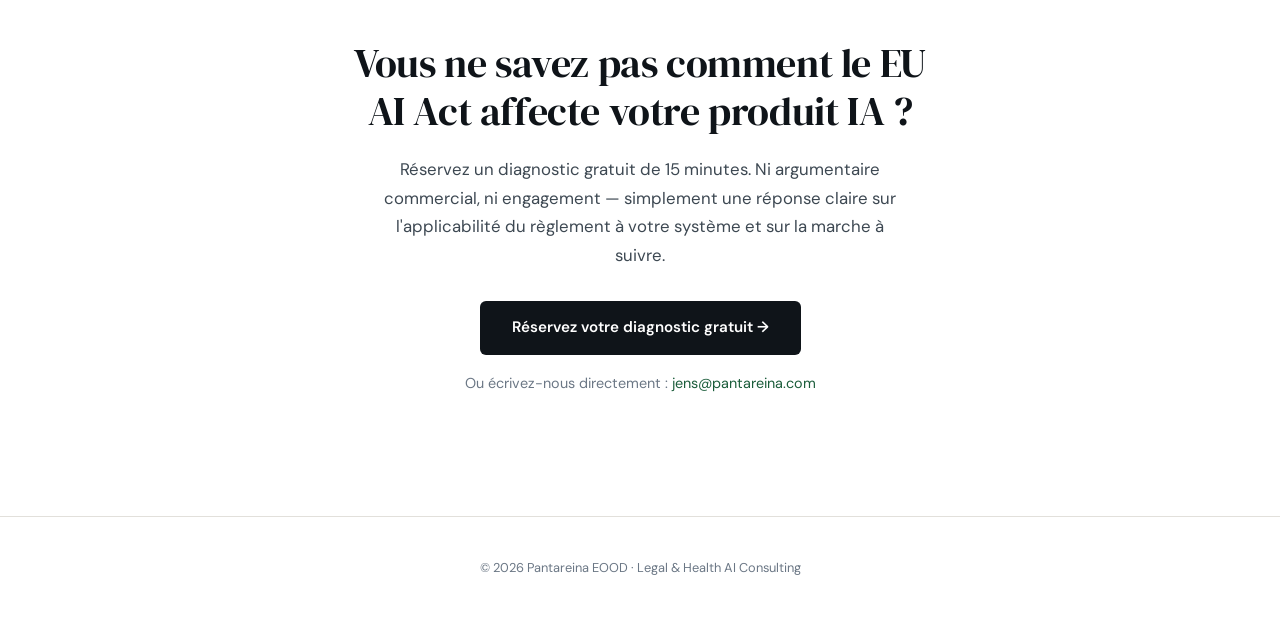
<file: fr/index.html>
<!DOCTYPE html>
<html lang="fr">
<head>
  <meta charset="UTF-8">
  <meta name="viewport" content="width=device-width, initial-scale=1.0">
  <title>Conformité EU AI Act pour entreprises tech | Pantareina</title>
  <meta name="description" content="Conseil en conformité EU AI Act pour Health AI, Legal Tech & Finance. Classification des risques, documentation technique, suivi continu. Diagnostic gratuit.">
  <link rel="preconnect" href="https://fonts.googleapis.com">
  <link rel="preconnect" href="https://fonts.gstatic.com" crossorigin>
  <link href="https://fonts.googleapis.com/css2?family=DM+Sans:ital,wght@0,400;0,500;0,600;0,700&family=DM+Serif+Display&display=swap" rel="stylesheet">
  <link rel="stylesheet" href="../style.css">
</head>
<body>

<nav>
  <div class="nav-inner">
    <a href="/" class="nav-logo">Pantareina</a>
    <button class="nav-toggle" onclick="document.querySelector('.nav-links').classList.toggle('open')" aria-label="Menu">
      <span></span><span></span><span></span>
    </button>
    <div class="nav-links">
      <a href="#sectors">Secteurs</a>
      <a href="#packages">Services</a>
      <a href="#team">Équipe</a>
      <a href="#contact" class="nav-cta">Diagnostic gratuit</a>
      <span class="lang-switch"><a href="/">EN</a> · <a href="/de/">DE</a> · <a href="/fr/" class="active">FR</a></span>
    </div>
  </div>
</nav>

<section class="hero">
  <div class="container">
    <h1>Votre IA est en ligne.<br>Est-elle conforme ?</h1>
    <p class="subtitle">Conformité EU AI Act pour les entreprises tech — par un avocat concepteur de logiciels et une praticienne de santé qui évalue l'IA.</p>
    <a href="#contact" class="btn btn-primary">Réservez votre diagnostic gratuit →</a>
  </div>
</section>

<section class="problem">
  <div class="container narrow fade-in">
    <p class="section-label text-center">L'échéance approche</p>
    <h2 class="text-center">La plupart des entreprises connaissent le AI Act.<br>Rares sont celles qui savent ce qu'il implique pour leur produit.</h2>
    <div class="problem-blocks">
      <p>Le EU AI Act n'est pas une perspective lointaine — c'est le droit en vigueur. Depuis août 2024, le règlement entre en application par étapes. D'ici août 2026, les entreprises déployant des systèmes d'IA à haut risque devront démontrer leur pleine conformité : évaluations des risques, documentation technique, supervision humaine et surveillance continue. En cas de non-conformité, les sanctions peuvent atteindre 35 millions d'euros ou 7 % du chiffre d'affaires mondial.</p>
      <p>Si votre IA intervient dans des décisions de santé, des analyses juridiques, l'évaluation de solvabilité, le recrutement ou le profilage client, l'Union européenne la classe dans la catégorie à haut risque. Votre produit nécessite alors une évaluation de conformité avant de pouvoir opérer en Europe — et non après l'intervention d'un régulateur.</p>
      <p>C'est dans cet écart entre la connaissance et l'action que réside le risque réglementaire. Nous le comblons.</p>
    </div>
  </div>
</section>

<section class="packages" id="packages">
  <div class="container fade-in">
    <p class="section-label text-center">Trois voies vers la conformité</p>
    <h2 class="text-center">Trois forfaits. Zéro ambiguïté.</h2>
    <div class="packages-grid">
      <div class="pkg-card">
        <div class="pkg-name">AI Act Check</div>
        <p class="pkg-desc">Vous ne savez pas si le AI Act s'applique à votre produit ? Commencez ici. Nous classifions votre système d'IA selon les catégories de risque du EU AI Act, identifions les obligations qui vous concernent et livrons un rapport clair avec des recommandations hiérarchisées. Vous saurez exactement où vous en êtes — et par où commencer.</p>
        <div class="pkg-price">À partir de 1 500 €</div>
      </div>
      <div class="pkg-card">
        <div class="pkg-name">AI Act Ready</div>
        <p class="pkg-desc">Conformité complète, documentée et prête pour l'audit. Nous produisons l'intégralité de la documentation technique requise par l'Annexe IV, construisons votre système de gestion des risques, concevons votre dispositif de supervision humaine et préparons votre déclaration de conformité. Quand le régulateur se présente, vous lui remettez un dossier — pas une explication.</p>
        <div class="pkg-price">À partir de 6 000 €</div>
      </div>
      <div class="pkg-card">
        <div class="pkg-name">AI Act Guard</div>
        <p class="pkg-desc">La conformité n'est pas un projet ponctuel — c'est une obligation permanente. Notre accompagnement mensuel maintient votre documentation à jour, surveille les évolutions réglementaires et comprend des revues de conformité trimestrielles. Vous vous concentrez sur votre produit. Nous veillons à ce qu'il reste conforme.</p>
        <div class="pkg-price">À partir de 1 500 €/mois</div>
      </div>
    </div>
  </div>
</section>

<section class="sectors" id="sectors">
  <div class="container fade-in">
    <p class="section-label text-center">Les secteurs que nous accompagnons</p>
    <h2 class="text-center">La conformité là où elle compte le plus.</h2>
    <div class="sectors-grid">
      <div class="sector-item">
        <h3>IA en santé et dispositifs médicaux</h3>
        <p>L'IA dans le domaine de la santé est classée à haut risque en vertu de l'Annexe III du EU AI Act — et se situe au croisement du Règlement relatif aux dispositifs médicaux (MDR). Nous apportons le regard d'une praticienne de santé certifiée au processus de conformité, garantissant que votre produit satisfait aux exigences réglementaires sans perdre sa pertinence clinique.</p>
      </div>
      <div class="sector-item">
        <h3>Legal Tech</h3>
        <p>Analyse contractuelle, outils de recherche juridique, automatisation documentaire — si votre IA intervient en matière juridique, elle relève de la catégorie la plus strictement encadrée du EU AI Act. Notre fondateur est avocat en exercice avec plus de vingt ans d'expérience en conception logicielle. Il évalue votre produit des deux côtés de l'équation.</p>
      </div>
      <div class="sector-item">
        <h3>Finance et assurance</h3>
        <p>Évaluation de solvabilité, trading algorithmique, modèles de risque assurantiel — l'IA financière présente les enjeux réglementaires les plus élevés, tant au regard du AI Act que de DORA. Les sanctions sont considérables — mais l'avantage concurrentiel d'une conformité anticipée l'est tout autant.</p>
      </div>
      <div class="sector-item">
        <h3>Hôtellerie et tourisme</h3>
        <p>Chatbots IA, recommandations de réservation, profilage CRM — les entreprises hôtelières sous-estiment fréquemment leurs obligations de transparence au titre de l'Article 50. Si votre IA interagit avec vos clients, l'obligation d'information s'impose. Nous vous aidons à prendre les devants.</p>
      </div>
      <div class="sector-item">
        <h3>RH et recrutement</h3>
        <p>L'IA dans les processus de recrutement et d'évaluation des performances est explicitement classée à haut risque. Du tri de CV à l'analyse automatisée des entretiens : si votre outil influence les décisions d'emploi, la conformité intégrale est impérative.</p>
      </div>
      <div class="sector-item">
        <h3>Énergie et infrastructures critiques</h3>
        <p>Les systèmes d'IA qui gèrent les réseaux énergétiques, la maintenance prédictive ou l'allocation de ressources opèrent dans un espace hautement régulé. Les enjeux sont élevés, les budgets en proportion — et les exigences de conformité ne souffrent aucune négociation.</p>
      </div>
    </div>
  </div>
</section>

<section class="team" id="team">
  <div class="container fade-in">
    <p class="section-label text-center">Qui sommes-nous</p>
    <h2 class="text-center">Expertise senior. Sans délégation.</h2>
    <div class="team-grid">
      <div class="team-member">
        <h3>Jens</h3>
        <span class="team-role">L'architecte de la conformité</span>
        <p>Avocat agréé en Allemagne, fort de plus de vingt ans d'expérience en conception logicielle. Jens ne se contente pas de comprendre le EU AI Act — il comprend les systèmes qu'il régule. Sa carrière couvre le droit des contrats, la conformité réglementaire et l'architecture de produits logiciels complexes. En tant qu'évaluateur expert pour des plateformes de formation IA de premier plan, il veille à ce que les contenus juridiques générés par l'IA répondent aux standards professionnels. Pour les clients de Pantareina, il traduit la réglementation en mise en œuvre — avec précision, pragmatisme et rigueur.</p>
      </div>
      <div class="team-member">
        <h3>Andrea</h3>
        <span class="team-role">La spécialiste IA santé</span>
        <p>Naturopathe certifiée, coach santé et cofondatrice de Pantareina. Andrea apporte le regard clinique que les consultants purement techniques ne peuvent offrir. Elle évalue les contenus santé générés par l'IA pour des plateformes technologiques de premier plan, vérifiant leur exactitude, leur sécurité et leur conformité aux pratiques médicales établies. Pour les startups Health-Tech, elle analyse les produits du point de vue de la praticienne et de la patiente — créant un pont entre l'algorithme et le soin.</p>
      </div>
    </div>
  </div>
</section>

<section class="trust">
  <div class="container fade-in">
    <h2 class="text-center">Pourquoi Pantareina</h2>
    <div class="trust-grid">
      <div class="trust-item">
        <h3>Deux expertises, une équipe.</h3>
        <p>Nous sommes le seul cabinet de conseil EU AI Act qui réunit l'expertise réglementaire d'un avocat et le jugement clinique d'une praticienne de santé — dans les deux domaines que le AI Act encadre le plus strictement.</p>
      </div>
      <div class="trust-item">
        <h3>Nous évaluons l'IA au quotidien.</h3>
        <p>Les deux fondateurs interviennent comme évaluateurs experts pour des plateformes de formation IA de premier plan, analysant chaque jour des résultats juridiques et médicaux générés par l'IA. Nous ne nous contentons pas de conseiller en matière de conformité IA — nous travaillons à l'intérieur des modèles.</p>
      </div>
      <div class="trust-item">
        <h3>Conçu pour les startups, pas pour la bureaucratie.</h3>
        <p>Nous sommes un cabinet boutique, agile et entièrement à distance — sans frais généraux superflus, sans surprise de facturation horaire. Des forfaits clairs, des livrables définis, un accès direct aux fondateurs. Chaque mission est conduite personnellement par les associés, jamais déléguée à des profils juniors.</p>
      </div>
    </div>
  </div>
</section>

<section class="final-cta" id="contact">
  <div class="container fade-in">
    <h2>Vous ne savez pas comment le EU AI Act affecte votre produit IA ?</h2>
    <p class="cta-body">Réservez un diagnostic gratuit de 15 minutes. Ni argumentaire commercial, ni engagement — simplement une réponse claire sur l'applicabilité du règlement à votre système et sur la marche à suivre.</p>
    <a href="mailto:jens@pantareina.com?subject=EU%20AI%20Act%20Assessment" class="btn btn-primary">Réservez votre diagnostic gratuit →</a>
    <span class="cta-secondary">Ou écrivez-nous directement : <a href="mailto:jens@pantareina.com">jens@pantareina.com</a></span>
  </div>
</section>

<footer>
  <div class="container">
    <p>&copy; 2026 Pantareina EOOD &middot; Legal &amp; Health AI Consulting</p>
  </div>
</footer>

<script>
  const observer = new IntersectionObserver((entries) => {
    entries.forEach(e => { if (e.isIntersecting) e.target.classList.add('visible'); });
  }, { threshold: 0.15 });
  document.querySelectorAll('.fade-in').forEach(el => observer.observe(el));
</script>

</body>
</html>
</file>
<file: style.css>
/* Pantareina EOOD – Shared Styles */
*,*::before,*::after{margin:0;padding:0;box-sizing:border-box}
:root{--ink:#0f1419;--ink-light:#3d4852;--ink-muted:#6b7785;--surface:#ffffff;--surface-warm:#f8f7f4;--surface-card:#f2f1ed;--accent:#1a5c3a;--accent-light:#e8f0eb;--border:#e2e0db;--font-body:'DM Sans',sans-serif;--font-display:'DM Serif Display',serif;--max-w:1120px;--section-py:clamp(64px,10vw,120px)}
html{scroll-behavior:smooth;font-size:16px}
body{font-family:var(--font-body);color:var(--ink);background:var(--surface);line-height:1.7;-webkit-font-smoothing:antialiased}
.container{max-width:var(--max-w);margin:0 auto;padding:0 clamp(20px,5vw,40px)}
.text-center{text-align:center}
.narrow{max-width:720px;margin-left:auto;margin-right:auto}
h1,h2,h3{font-family:var(--font-display);font-weight:400;line-height:1.2;letter-spacing:-0.01em}
h2{font-size:clamp(1.75rem,4vw,2.5rem);margin-bottom:1rem}
h3{font-size:clamp(1.1rem,2vw,1.35rem);margin-bottom:0.5rem}
p{margin-bottom:1rem}p:last-child{margin-bottom:0}
a{color:var(--accent);text-decoration:none}a:hover{text-decoration:underline}
.btn{display:inline-block;padding:14px 32px;font-family:var(--font-body);font-size:0.95rem;font-weight:600;border-radius:6px;text-decoration:none;transition:all 0.2s ease;cursor:pointer;border:none}
.btn-primary{background:var(--ink);color:var(--surface)}.btn-primary:hover{background:var(--accent);text-decoration:none;transform:translateY(-1px)}
nav{position:sticky;top:0;z-index:100;background:rgba(255,255,255,0.92);backdrop-filter:blur(12px);-webkit-backdrop-filter:blur(12px);border-bottom:1px solid var(--border)}
.nav-inner{max-width:var(--max-w);margin:0 auto;padding:0 clamp(20px,5vw,40px);display:flex;align-items:center;justify-content:space-between;height:64px}
.nav-logo{font-family:var(--font-display);font-size:1.25rem;color:var(--ink);text-decoration:none;letter-spacing:0.02em}
.nav-links{display:flex;gap:32px;align-items:center}
.nav-links a{font-size:0.875rem;font-weight:500;color:var(--ink-light);text-decoration:none}
.nav-links a:hover{color:var(--ink);text-decoration:none}
.nav-cta{font-size:0.8rem!important;padding:8px 18px;background:var(--ink);color:var(--surface)!important;border-radius:5px;transition:background 0.2s}
.nav-cta:hover{background:var(--accent)}
.lang-switch{font-size:0.8rem;color:var(--ink-muted);border-left:1px solid var(--border);padding-left:16px;margin-left:8px}
.lang-switch a{color:var(--ink-muted);font-weight:500}.lang-switch a:hover{color:var(--ink)}
.lang-switch .active{color:var(--ink);font-weight:700}
.nav-toggle{display:none;background:none;border:none;cursor:pointer;padding:4px}
.nav-toggle span{display:block;width:22px;height:2px;background:var(--ink);margin:5px 0;transition:0.2s}
@media(max-width:768px){.nav-toggle{display:block}.nav-links{display:none;position:absolute;top:64px;left:0;right:0;background:var(--surface);flex-direction:column;padding:24px;gap:16px;border-bottom:1px solid var(--border);box-shadow:0 8px 24px rgba(0,0,0,0.06)}.nav-links.open{display:flex}.lang-switch{border-left:none;padding-left:0;margin-left:0}}
.hero{padding:clamp(80px,14vw,160px) 0 var(--section-py);text-align:center}
.hero h1{font-size:clamp(2rem,5.5vw,3.5rem);margin-bottom:1.25rem;max-width:700px;margin-left:auto;margin-right:auto}
.hero .subtitle{font-size:clamp(1rem,2vw,1.2rem);color:var(--ink-light);max-width:600px;margin:0 auto 2rem;line-height:1.7}
.problem{padding:var(--section-py) 0;background:var(--surface-warm)}
.section-label{font-size:0.8rem;font-weight:600;text-transform:uppercase;letter-spacing:0.12em;color:var(--accent);margin-bottom:1rem}
.problem-blocks{margin-top:2.5rem;display:grid;gap:2rem}
.problem-blocks p{font-size:1.05rem;color:var(--ink-light);line-height:1.8}
.packages{padding:var(--section-py) 0}
.packages-grid{margin-top:3rem;display:grid;grid-template-columns:repeat(3,1fr);gap:24px}
@media(max-width:768px){.packages-grid{grid-template-columns:1fr}}
.pkg-card{background:var(--surface-warm);border:1px solid var(--border);border-radius:10px;padding:36px 30px;display:flex;flex-direction:column}
.pkg-name{font-family:var(--font-display);font-size:1.35rem;margin-bottom:0.75rem}
.pkg-desc{font-size:0.95rem;color:var(--ink-light);line-height:1.75;flex-grow:1}
.pkg-price{margin-top:1.5rem;padding-top:1.25rem;border-top:1px solid var(--border);font-size:0.9rem;font-weight:600;color:var(--accent)}
.sectors{padding:var(--section-py) 0;background:var(--surface-warm)}
.sectors-grid{margin-top:3rem;display:grid;grid-template-columns:repeat(3,1fr);gap:32px 40px}
@media(max-width:900px){.sectors-grid{grid-template-columns:repeat(2,1fr)}}
@media(max-width:560px){.sectors-grid{grid-template-columns:1fr}}
.sector-item h3{font-family:var(--font-body);font-weight:600;font-size:1rem;margin-bottom:0.5rem;color:var(--ink)}
.sector-item p{font-size:0.9rem;color:var(--ink-muted);line-height:1.7}
.team{padding:var(--section-py) 0}
.team-grid{margin-top:3rem;display:grid;grid-template-columns:1fr 1fr;gap:48px}
@media(max-width:700px){.team-grid{grid-template-columns:1fr;gap:40px}}
.team-member h3{font-family:var(--font-display);font-size:1.4rem;margin-bottom:0.75rem}
.team-role{font-size:0.8rem;font-weight:600;text-transform:uppercase;letter-spacing:0.1em;color:var(--accent);margin-bottom:1rem;display:block}
.team-member p{font-size:0.95rem;color:var(--ink-light);line-height:1.8}
.trust{padding:var(--section-py) 0;background:var(--ink);color:var(--surface)}
.trust h2{color:var(--surface)}
.trust-grid{margin-top:3rem;display:grid;grid-template-columns:repeat(3,1fr);gap:40px}
@media(max-width:768px){.trust-grid{grid-template-columns:1fr;gap:32px}}
.trust-item h3{font-family:var(--font-body);font-weight:600;font-size:1rem;margin-bottom:0.75rem;color:var(--surface)}
.trust-item p{font-size:0.9rem;color:rgba(255,255,255,0.7);line-height:1.75}
.final-cta{padding:var(--section-py) 0;text-align:center}
.final-cta h2{max-width:600px;margin-left:auto;margin-right:auto;margin-bottom:1.25rem}
.final-cta .cta-body{font-size:1.05rem;color:var(--ink-light);max-width:520px;margin:0 auto 2rem}
.final-cta .cta-secondary{display:block;margin-top:1rem;font-size:0.9rem;color:var(--ink-muted)}
footer{padding:40px 0;border-top:1px solid var(--border);text-align:center;font-size:0.8rem;color:var(--ink-muted)}
footer a{color:var(--ink-muted)}
.fade-in{opacity:0;transform:translateY(20px);transition:opacity 0.6s ease,transform 0.6s ease}
.fade-in.visible{opacity:1;transform:translateY(0)}
</file>
